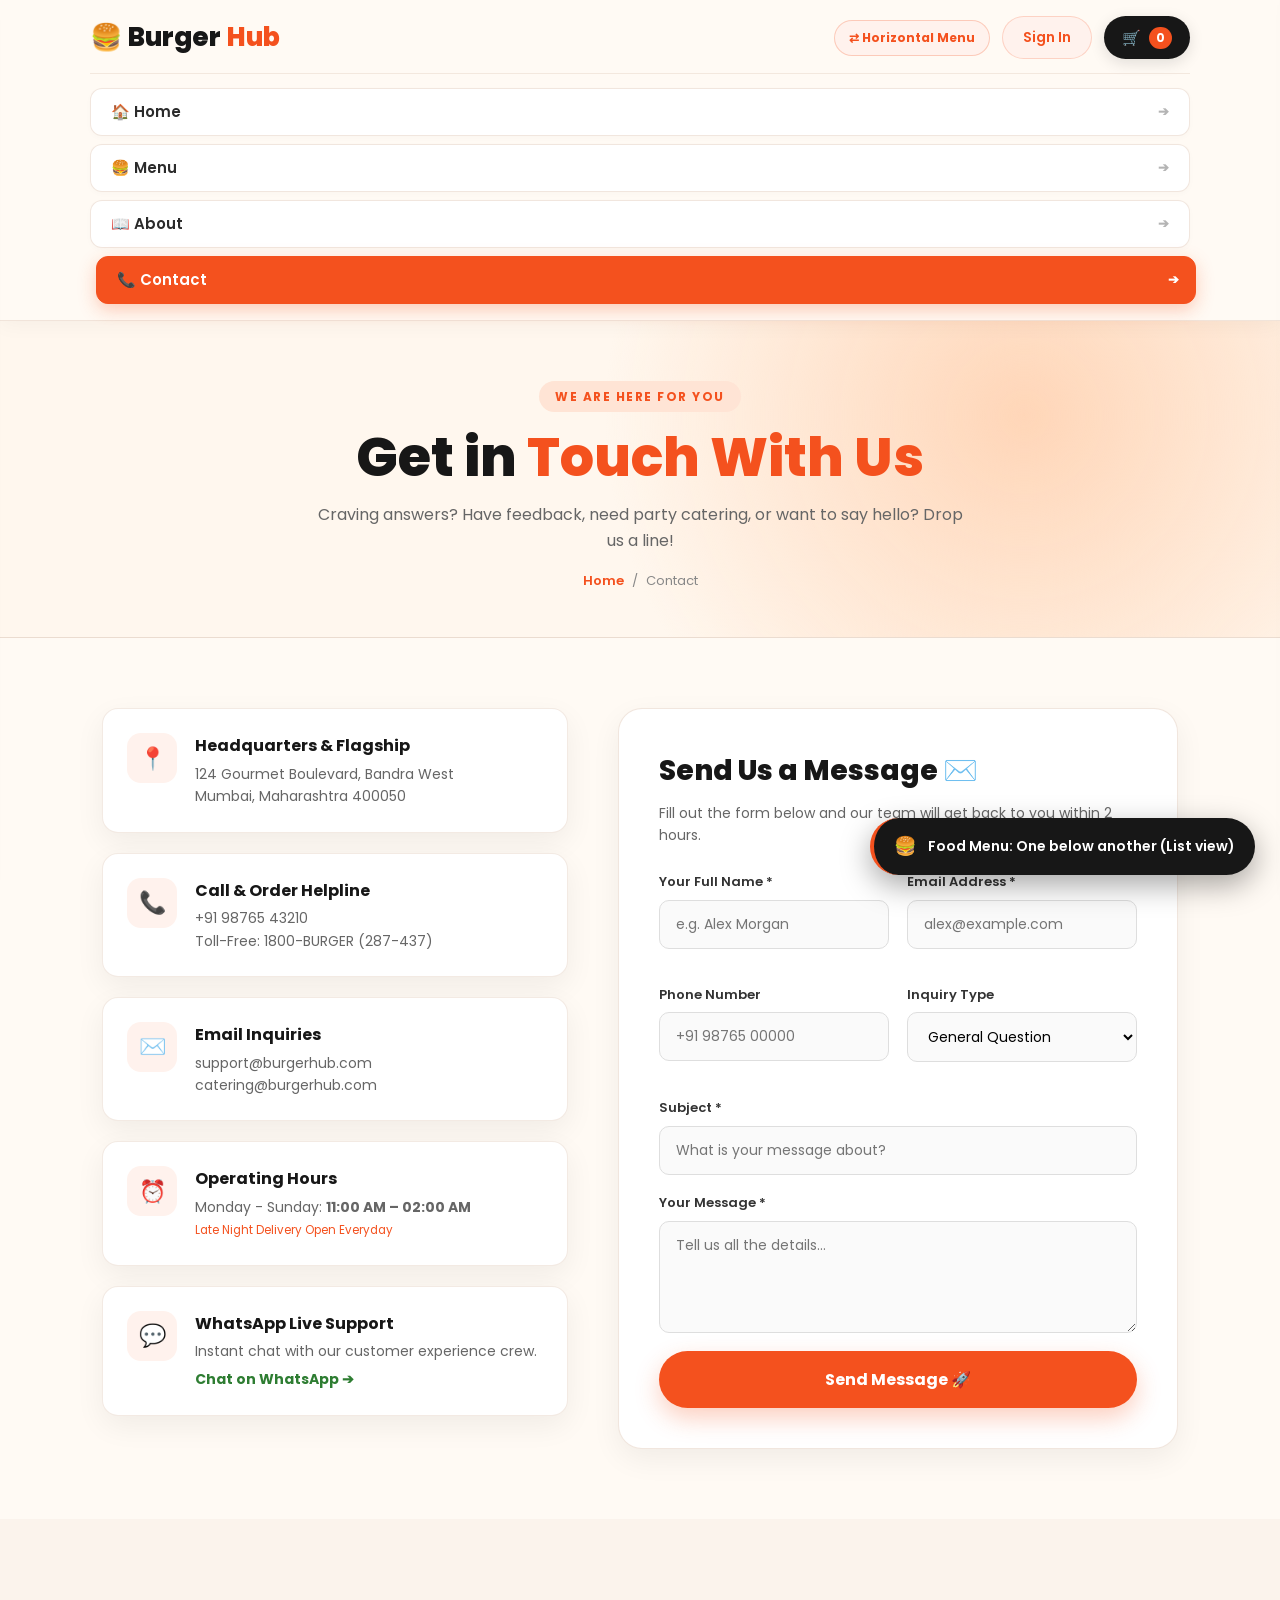
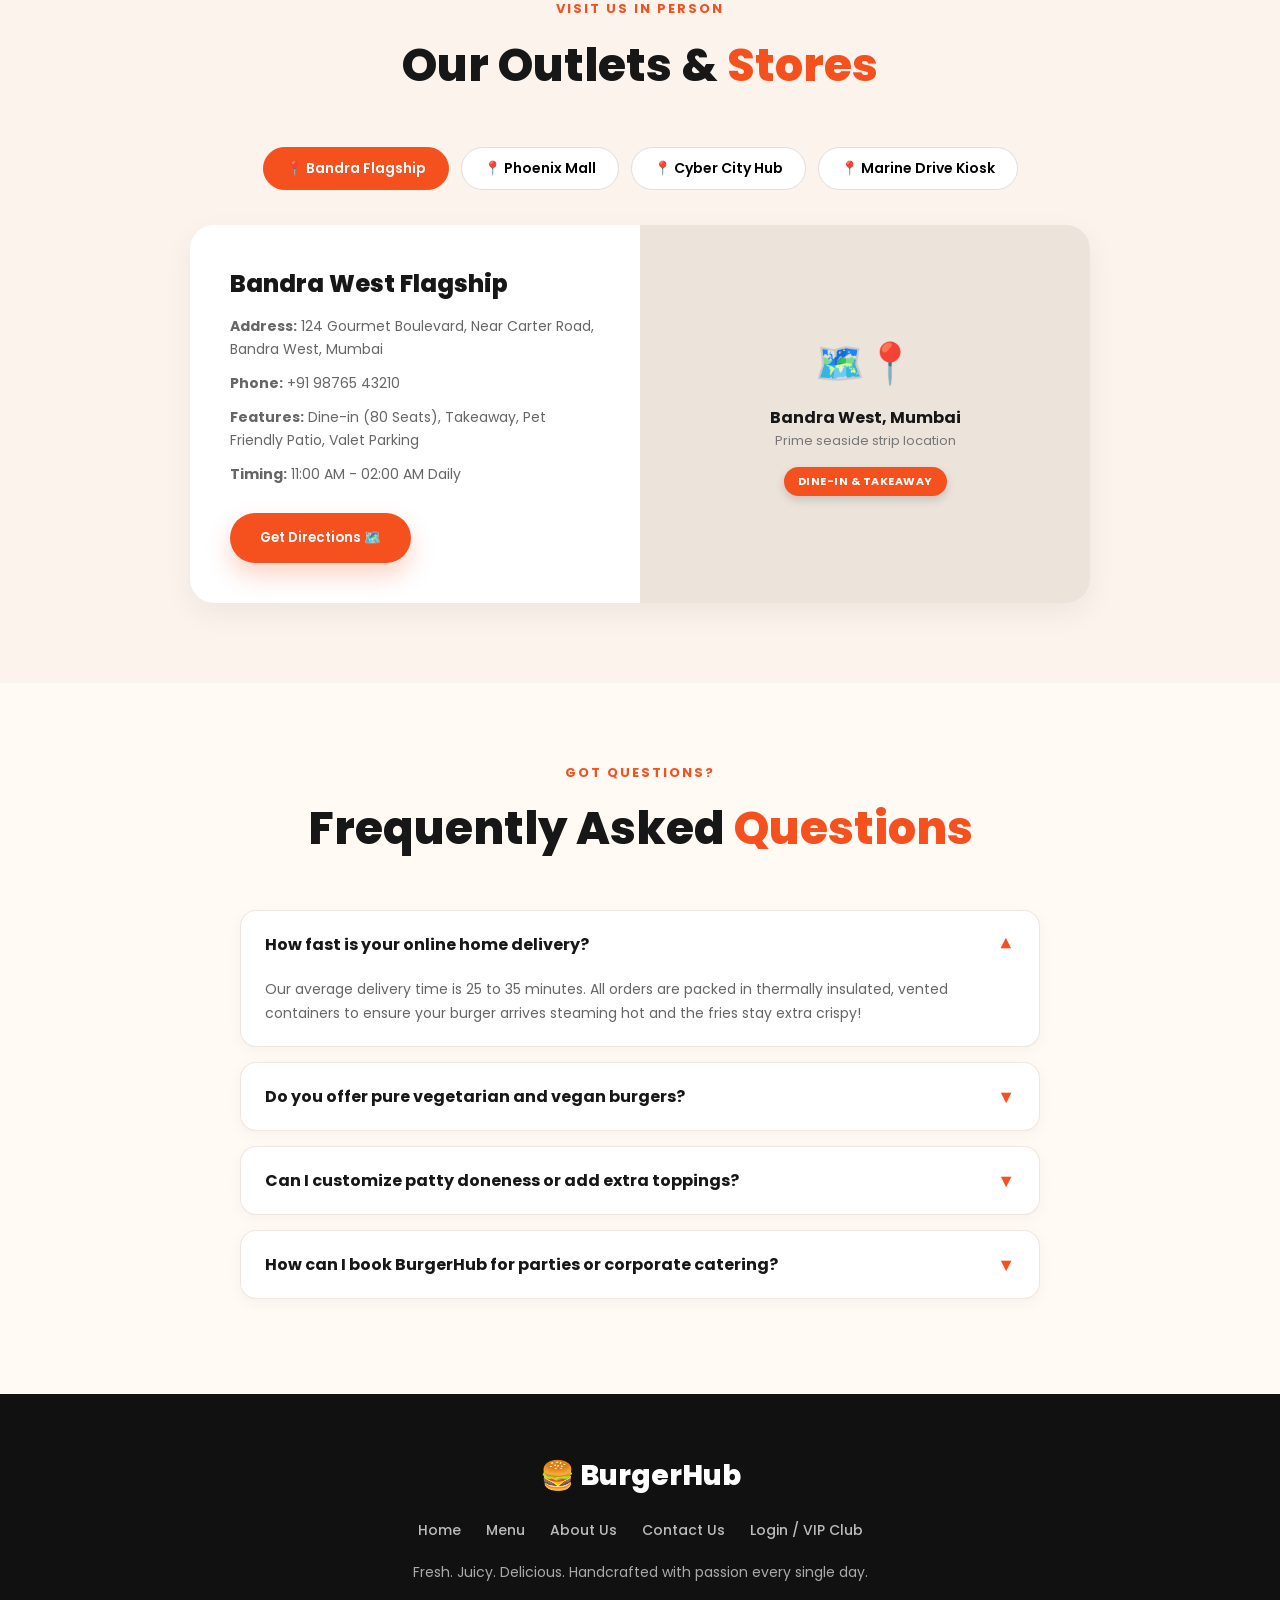
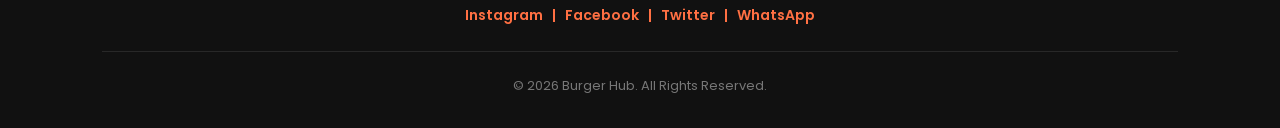
<file: contact.html>
<!DOCTYPE html>
<html lang="en">

<head>
    <meta charset="UTF-8">
    <meta name="viewport" content="width=device-width, initial-scale=1.0">
    <title>Burger Hub | Contact Us - Get in Touch & Find Outlets</title>
    <meta name="description" content="Get in touch with BurgerHub. Visit our outlets, submit feedback, place bulk catering orders, or talk to our customer support.">

    <link rel="stylesheet" href="style.css">

    <!-- Google Font -->
    <link href="https://fonts.googleapis.com/css2?family=Poppins:wght@300;400;500;600;700;800&display=swap" rel="stylesheet">
</head>

<body>

    <!-- NAVBAR -->
    <header class="navbar">
        <a href="index.html" class="logo">
            <span>🍔</span> Burger<span>Hub</span>
        </a>

        <nav>
            <a href="index.html"><span>🏠 Home</span></a>
            <a href="menu.html"><span>🍔 Menu</span></a>
            <a href="about.html"><span>📖 About</span></a>
            <a href="contact.html" class="active"><span>📞 Contact</span></a>
        </nav>

        <div class="nav-actions">
            <button class="menu-layout-toggle-btn" id="menu-layout-toggle-btn" onclick="toggleNavLayout()" title="Switch navigation layout (Vertical one below another / Horizontal)">
                ⇄ Horizontal
            </button>
            <a href="login.html" class="nav-login-btn" id="nav-auth-link">Sign In</a>
            <button class="cart-btn" onclick="showCart()" aria-label="Open Shopping Cart">
                🛒 <span id="cart-count">0</span>
            </button>
            <button class="menu-btn" onclick="toggleMenu()" aria-label="Toggle Menu">☰</button>
        </div>
    </header>

    <!-- PAGE HERO BANNER -->
    <section class="page-hero">
        <span class="page-hero-badge">WE ARE HERE FOR YOU</span>
        <h1>Get in <span>Touch With Us</span></h1>
        <p>Craving answers? Have feedback, need party catering, or want to say hello? Drop us a line!</p>
        <div class="breadcrumbs">
            <a href="index.html">Home</a> <span>/</span> <span>Contact</span>
        </div>
    </section>

    <!-- MAIN CONTACT SECTION -->
    <section class="contact-main-section">
        <div class="contact-layout">

            <!-- LEFT: CONTACT INFO CARDS -->
            <div class="contact-info-panel">
                <div class="contact-card">
                    <div class="contact-card-icon">📍</div>
                    <div class="contact-card-details">
                        <h4>Headquarters & Flagship</h4>
                        <p>124 Gourmet Boulevard, Bandra West<br>Mumbai, Maharashtra 400050</p>
                    </div>
                </div>

                <div class="contact-card">
                    <div class="contact-card-icon">📞</div>
                    <div class="contact-card-details">
                        <h4>Call & Order Helpline</h4>
                        <p>
                            <a href="tel:+919876543210">+91 98765 43210</a><br>
                            <a href="tel:1800287437">Toll-Free: 1800-BURGER (287-437)</a>
                        </p>
                    </div>
                </div>

                <div class="contact-card">
                    <div class="contact-card-icon">✉️</div>
                    <div class="contact-card-details">
                        <h4>Email Inquiries</h4>
                        <p>
                            <a href="mailto:support@burgerhub.com">support@burgerhub.com</a><br>
                            <a href="mailto:catering@burgerhub.com">catering@burgerhub.com</a>
                        </p>
                    </div>
                </div>

                <div class="contact-card">
                    <div class="contact-card-icon">⏰</div>
                    <div class="contact-card-details">
                        <h4>Operating Hours</h4>
                        <p>Monday - Sunday: <strong>11:00 AM – 02:00 AM</strong><br>
                        <small style="color: #f4511e;">Late Night Delivery Open Everyday</small></p>
                    </div>
                </div>

                <div class="contact-card">
                    <div class="contact-card-icon">💬</div>
                    <div class="contact-card-details">
                        <h4>WhatsApp Live Support</h4>
                        <p>Instant chat with our customer experience crew.</p>
                        <a href="https://wa.me/919876543210" target="_blank" style="color: #2e7d32; font-weight: 700; display: inline-flex; align-items: center; gap: 5px; margin-top: 5px;">
                            Chat on WhatsApp ➔
                        </a>
                    </div>
                </div>
            </div>

            <!-- RIGHT: CONTACT FORM -->
            <div class="contact-form-wrapper">
                <h2>Send Us a Message ✉️</h2>
                <p>Fill out the form below and our team will get back to you within 2 hours.</p>

                <form id="contact-page-form" onsubmit="handleContactSubmit(event)">
                    <div class="form-group-row">
                        <div class="form-group">
                            <label for="contact-name">Your Full Name *</label>
                            <input type="text" id="contact-name" placeholder="e.g. Alex Morgan" required>
                        </div>
                        <div class="form-group">
                            <label for="contact-email">Email Address *</label>
                            <input type="email" id="contact-email" placeholder="alex@example.com" required>
                        </div>
                    </div>

                    <div class="form-group-row">
                        <div class="form-group">
                            <label for="contact-phone">Phone Number</label>
                            <input type="tel" id="contact-phone" placeholder="+91 98765 00000">
                        </div>
                        <div class="form-group">
                            <label for="contact-inquiry">Inquiry Type</label>
                            <select id="contact-inquiry">
                                <option value="general">General Question</option>
                                <option value="feedback">Order Feedback & Review</option>
                                <option value="catering">Party Catering & Bulk Orders</option>
                                <option value="franchise">Franchise & Business Opportunity</option>
                            </select>
                        </div>
                    </div>

                    <div class="form-group">
                        <label for="contact-subject">Subject *</label>
                        <input type="text" id="contact-subject" placeholder="What is your message about?" required>
                    </div>

                    <div class="form-group">
                        <label for="contact-message">Your Message *</label>
                        <textarea id="contact-message" rows="4" placeholder="Tell us all the details..." required></textarea>
                    </div>

                    <button type="submit" class="form-submit-btn">
                        Send Message 🚀
                    </button>
                </form>
            </div>

        </div>
    </section>

    <!-- STORE LOCATIONS SECTION -->
    <section class="outlets-section">
        <div class="section-heading">
            <p>VISIT US IN PERSON</p>
            <h2>Our Outlets & <span>Stores</span></h2>
        </div>

        <div class="outlet-tabs">
            <button class="outlet-tab-btn active" onclick="switchLocationTab('bandra', this)">📍 Bandra Flagship</button>
            <button class="outlet-tab-btn" onclick="switchLocationTab('phoenix', this)">📍 Phoenix Mall</button>
            <button class="outlet-tab-btn" onclick="switchLocationTab('cyber', this)">📍 Cyber City Hub</button>
            <button class="outlet-tab-btn" onclick="switchLocationTab('marine', this)">📍 Marine Drive Kiosk</button>
        </div>

        <!-- OUTLET 1 -->
        <div class="outlet-info-card active" id="outlet-bandra">
            <div class="outlet-card-body">
                <h3>Bandra West Flagship</h3>
                <p><strong>Address:</strong> 124 Gourmet Boulevard, Near Carter Road, Bandra West, Mumbai</p>
                <p><strong>Phone:</strong> +91 98765 43210</p>
                <p><strong>Features:</strong> Dine-in (80 Seats), Takeaway, Pet Friendly Patio, Valet Parking</p>
                <p><strong>Timing:</strong> 11:00 AM - 02:00 AM Daily</p>
                <button class="primary-btn" style="margin-top: 15px;" onclick="showToast('Opening Google Maps navigation to Bandra Flagship...', '🗺️')">
                    Get Directions 🗺️
                </button>
            </div>
            <div class="outlet-card-map">
                <span style="font-size: 40px; margin-bottom: 10px;">🗺️📍</span>
                <h4>Bandra West, Mumbai</h4>
                <p style="color: #777; font-size: 13px;">Prime seaside strip location</p>
                <span class="tag" style="position: static; margin-top: 15px;">DINE-IN & TAKEAWAY</span>
            </div>
        </div>

        <!-- OUTLET 2 -->
        <div class="outlet-info-card" id="outlet-phoenix">
            <div class="outlet-card-body">
                <h3>Phoenix Marketcity Mall</h3>
                <p><strong>Address:</strong> Level 3, Food Court Wing A, Phoenix Marketcity, Kurla West</p>
                <p><strong>Phone:</strong> +91 98765 43211</p>
                <p><strong>Features:</strong> Mall Dine-in, Express Takeaway Counter, Kid Play Zone</p>
                <p><strong>Timing:</strong> 11:00 AM - 11:30 PM Daily</p>
                <button class="primary-btn" style="margin-top: 15px;" onclick="showToast('Opening Google Maps navigation to Phoenix Mall...', '🗺️')">
                    Get Directions 🗺️
                </button>
            </div>
            <div class="outlet-card-map">
                <span style="font-size: 40px; margin-bottom: 10px;">🛍️📍</span>
                <h4>Phoenix Mall, Kurla</h4>
                <p style="color: #777; font-size: 13px;">Level 3 Central Food Court</p>
                <span class="tag" style="position: static; margin-top: 15px;">EXPRESS FOOD COURT</span>
            </div>
        </div>

        <!-- OUTLET 3 -->
        <div class="outlet-info-card" id="outlet-cyber">
            <div class="outlet-card-body">
                <h3>Cyber City Tech Hub</h3>
                <p><strong>Address:</strong> Building 10, Tower B Ground Floor, DLF Cyber City</p>
                <p><strong>Phone:</strong> +91 98765 43212</p>
                <p><strong>Features:</strong> Quick Corporate Lunch, High-Speed WiFi, Outdoor Garden Seating</p>
                <p><strong>Timing:</strong> 10:00 AM - 01:00 AM (Mon - Sat)</p>
                <button class="primary-btn" style="margin-top: 15px;" onclick="showToast('Opening Google Maps navigation to Cyber City...', '🗺️')">
                    Get Directions 🗺️
                </button>
            </div>
            <div class="outlet-card-map">
                <span style="font-size: 40px; margin-bottom: 10px;">🏢📍</span>
                <h4>Cyber City Tech Hub</h4>
                <p style="color: #777; font-size: 13px;">Corporate Park Promenade</p>
                <span class="tag" style="position: static; margin-top: 15px;">CORPORATE LUNCH HUB</span>
            </div>
        </div>

        <!-- OUTLET 4 -->
        <div class="outlet-info-card" id="outlet-marine">
            <div class="outlet-card-body">
                <h3>Marine Drive Seaside Kiosk</h3>
                <p><strong>Address:</strong> Promenade Kiosk #4, Opposite Art Deco Row, Marine Drive</p>
                <p><strong>Phone:</strong> +91 98765 43213</p>
                <p><strong>Features:</strong> Grab-and-Go, Sunset Ocean View, Chilled Shakes & Loaded Fries</p>
                <p><strong>Timing:</strong> 04:00 PM - 03:00 AM Daily</p>
                <button class="primary-btn" style="margin-top: 15px;" onclick="showToast('Opening Google Maps navigation to Marine Drive...', '🗺️')">
                    Get Directions 🗺️
                </button>
            </div>
            <div class="outlet-card-map">
                <span style="font-size: 40px; margin-bottom: 10px;">🌊📍</span>
                <h4>Marine Drive Promenade</h4>
                <p style="color: #777; font-size: 13px;">Late-Night Grab & Go</p>
                <span class="tag" style="position: static; margin-top: 15px;">LATE NIGHT RETREAT</span>
            </div>
        </div>

    </section>

    <!-- FAQ SECTION -->
    <section class="faq-section">
        <div class="section-heading">
            <p>GOT QUESTIONS?</p>
            <h2>Frequently Asked <span>Questions</span></h2>
        </div>

        <div class="faq-container">
            <div class="faq-item active">
                <button class="faq-question" onclick="toggleFaq(this)">
                    <span>How fast is your online home delivery?</span>
                    <span class="faq-arrow">▼</span>
                </button>
                <div class="faq-answer">
                    Our average delivery time is 25 to 35 minutes. All orders are packed in thermally insulated, vented containers to ensure your burger arrives steaming hot and the fries stay extra crispy!
                </div>
            </div>

            <div class="faq-item">
                <button class="faq-question" onclick="toggleFaq(this)">
                    <span>Do you offer pure vegetarian and vegan burgers?</span>
                    <span class="faq-arrow">▼</span>
                </button>
                <div class="faq-answer">
                    Yes! We take vegetarian food very seriously with dedicated fryers and separate prep tables. Try our best-selling Cheesy Blast, Truffle Swiss Mushroom, or Fiery Peri Jalapeño burgers.
                </div>
            </div>

            <div class="faq-item">
                <button class="faq-question" onclick="toggleFaq(this)">
                    <span>Can I customize patty doneness or add extra toppings?</span>
                    <span class="faq-arrow">▼</span>
                </button>
                <div class="faq-answer">
                    Absolutely! You can customize any item with extra cheddar cheese, crispy bacon rashers, sautéed wild mushrooms, jalapeños, or double patties in your cart or order notes.
                </div>
            </div>

            <div class="faq-item">
                <button class="faq-question" onclick="toggleFaq(this)">
                    <span>How can I book BurgerHub for parties or corporate catering?</span>
                    <span class="faq-arrow">▼</span>
                </button>
                <div class="faq-answer">
                    We cater for birthdays, weddings, college fests, and office events with our live mini smash stations. Simply submit the contact form above with "Party Catering" selected or call our hotline!
                </div>
            </div>
        </div>
    </section>

    <!-- FOOTER -->
    <footer>
        <div class="footer-logo">
            🍔 Burger<span>Hub</span>
        </div>
        <div class="footer-nav">
            <a href="index.html">Home</a>
            <a href="menu.html">Menu</a>
            <a href="about.html">About Us</a>
            <a href="contact.html">Contact Us</a>
            <a href="login.html">Login / VIP Club</a>
        </div>
        <p>Fresh. Juicy. Delicious. Handcrafted with passion every single day.</p>
        <div class="social">
            <a href="https://instagram.com" target="_blank" rel="noopener noreferrer">Instagram</a> &nbsp; | &nbsp;
            <a href="https://facebook.com" target="_blank" rel="noopener noreferrer">Facebook</a> &nbsp; | &nbsp;
            <a href="https://twitter.com" target="_blank" rel="noopener noreferrer">Twitter</a> &nbsp; | &nbsp;
            <a href="https://wa.me/919876543210" target="_blank" rel="noopener noreferrer">WhatsApp</a>
        </div>
        <hr>
        <small>© 2026 Burger Hub. All Rights Reserved.</small>
    </footer>

    <!-- SLIDE-OVER CART DRAWER -->
    <div class="cart-overlay" id="cart-overlay"></div>
    <aside class="cart-drawer" id="cart-drawer" aria-label="Shopping Cart Drawer">
        <div class="cart-drawer-header">
            <h3>🛒 Your Bag</h3>
            <button class="cart-close-btn" onclick="closeCart()" aria-label="Close cart">✕</button>
        </div>

        <div class="cart-items-container" id="cart-items-container">
            <!-- Dynamically populated by script.js -->
        </div>

        <div class="cart-empty-state" id="cart-empty-state">
            <span>🍔</span>
            <h4>Your cart is empty</h4>
            <p>Explore our menu and add your favorite burgers!</p>
            <br>
            <a href="menu.html" class="primary-btn" onclick="closeCart()">Browse Menu</a>
        </div>

        <div class="cart-drawer-footer">
            <div class="coupon-box">
                <input type="text" id="coupon-input" placeholder="Coupon Code (e.g. BURGER20)">
                <button type="button" onclick="applyCoupon()">Apply</button>
            </div>

            <div class="bill-row">
                <span>Subtotal</span>
                <span id="cart-subtotal">₹0</span>
            </div>
            <div class="bill-row">
                <span>GST & Taxes (5%)</span>
                <span id="cart-tax">₹0</span>
            </div>
            <div class="bill-row">
                <span>Delivery Fee</span>
                <span id="cart-delivery">₹0</span>
            </div>
            <div class="bill-row discount-row" id="cart-discount-row" style="display: none;">
                <span>Coupon Discount</span>
                <span id="cart-discount">-₹0</span>
            </div>
            <div class="bill-total-row">
                <strong>Grand Total</strong>
                <strong id="cart-total">₹0</strong>
            </div>

            <button class="checkout-btn" id="cart-checkout-btn" onclick="handleCheckout()">
                Proceed to Checkout 🚀
            </button>
        </div>
    </aside>

    <!-- MOBILE DRAWER -->
    <div class="mobile-drawer-overlay" id="mobile-drawer-overlay"></div>
    <div class="mobile-drawer" id="mobile-drawer">
        <div class="mobile-drawer-header">
            <div class="logo">
                <span>🍔</span> Burger<span>Hub</span>
            </div>
            <button class="cart-close-btn" onclick="closeMenu()">✕</button>
        </div>
        <div class="mobile-nav-links">
            <a href="index.html" onclick="closeMenu()">Home <span>🏠</span></a>
            <a href="menu.html" onclick="closeMenu()">Menu <span>🍔</span></a>
            <a href="about.html" onclick="closeMenu()">About Us <span>📖</span></a>
            <a href="contact.html" class="active" onclick="closeMenu()">Contact <span>📞</span></a>
            <a href="login.html" onclick="closeMenu()">Sign In / VIP <span>👤</span></a>
        </div>
        <div style="margin-top: auto; padding-top: 20px;">
            <button class="primary-btn" style="width: 100%; text-align: center;" onclick="closeMenu(); showCart();">
                View Cart 🛒
            </button>
        </div>
    </div>

    <!-- ORDER CONFIRMATION MODAL -->
    <div class="modal-backdrop" id="order-success-modal">
        <div class="modal-box">
            <button class="modal-close-corner" onclick="closeOrderModal()">✕</button>
            <div class="modal-icon-badge">🎉</div>
            <h3>Order Confirmed!</h3>
            <p>Thank you for your order. Our grill masters have received your ticket and are preparing your juicy burgers now!</p>
            <div class="modal-info-pill">
                <span>Order ID: <strong id="order-num-display">#829140</strong></span>
                <span>Total Paid: <strong id="order-amount-display">₹349</strong></span>
            </div>
            <p style="font-size: 13px; color: #888;">Estimated Delivery Time: <strong>25 - 35 mins</strong> 🛵</p>
            <button class="primary-btn" style="width: 100%;" onclick="closeOrderModal()">Awesome, Got it!</button>
        </div>
    </div>

    <script src="script.js"></script>
</body>

</html>
</file>
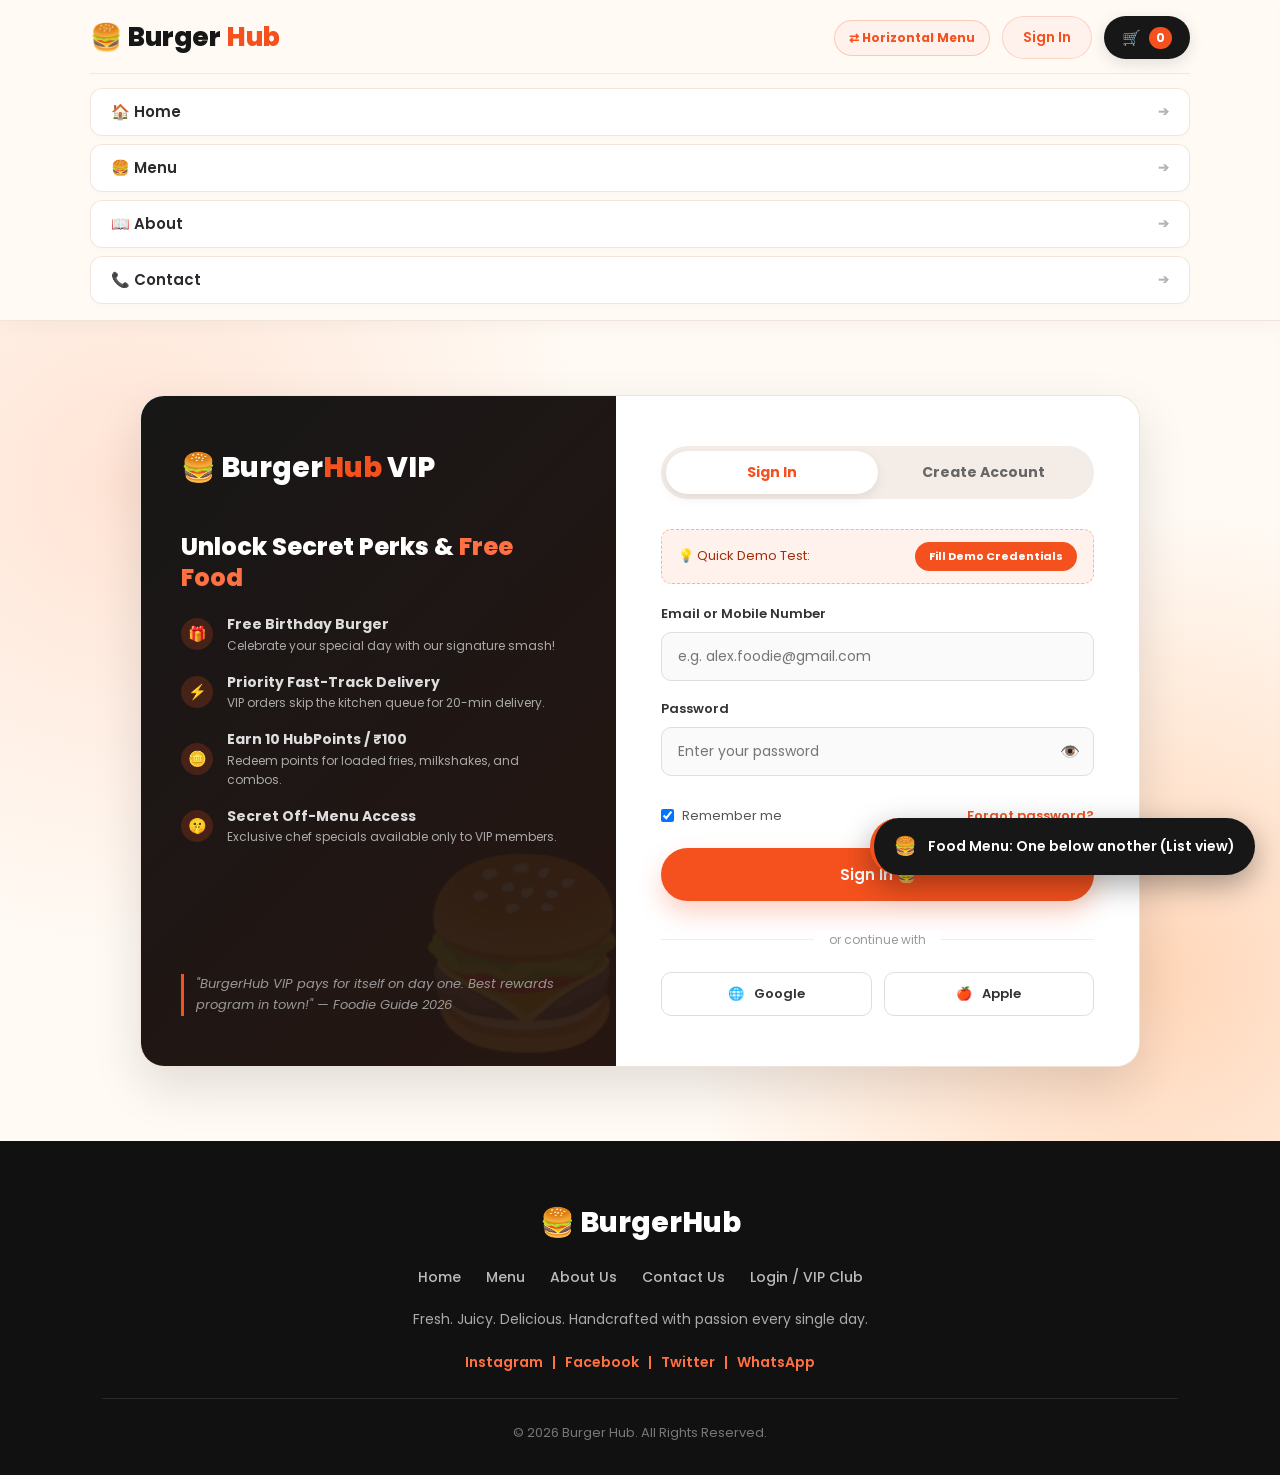
<file: login.html>
<!DOCTYPE html>
<html lang="en">

<head>
    <meta charset="UTF-8">
    <meta name="viewport" content="width=device-width, initial-scale=1.0">
    <title>Burger Hub | Login & Sign Up - VIP Club Perks</title>
    <meta name="description" content="Sign in or join BurgerHub VIP Club. Earn points on every order, unlock secret menu items, and get a free birthday burger!">

    <link rel="stylesheet" href="style.css">

    <!-- Google Font -->
    <link href="https://fonts.googleapis.com/css2?family=Poppins:wght@300;400;500;600;700;800&display=swap" rel="stylesheet">
</head>

<body>

    <!-- NAVBAR -->
    <header class="navbar">
        <a href="index.html" class="logo">
            <span>🍔</span> Burger<span>Hub</span>
        </a>

        <nav>
            <a href="index.html"><span>🏠 Home</span></a>
            <a href="menu.html"><span>🍔 Menu</span></a>
            <a href="about.html"><span>📖 About</span></a>
            <a href="contact.html"><span>📞 Contact</span></a>
        </nav>

        <div class="nav-actions">
            <button class="menu-layout-toggle-btn" id="menu-layout-toggle-btn" onclick="toggleNavLayout()" title="Switch navigation layout (Vertical one below another / Horizontal)">
                ⇄ Horizontal
            </button>
            <a href="login.html" class="nav-login-btn user-logged-in" id="nav-auth-link">Sign In</a>
            <button class="cart-btn" onclick="showCart()" aria-label="Open Shopping Cart">
                🛒 <span id="cart-count">0</span>
            </button>
            <button class="menu-btn" onclick="toggleMenu()" aria-label="Toggle Menu">☰</button>
        </div>
    </header>

    <!-- AUTH SECTION WRAPPER -->
    <section class="auth-page-section">
        <div class="auth-container">

            <!-- LEFT: VIP CLUB PERKS BRANDING -->
            <div class="auth-brand-panel">
                <div>
                    <div class="auth-brand-logo">
                        <span>🍔</span> Burger<span>Hub</span> VIP
                    </div>

                    <div class="auth-perks">
                        <h3>Unlock Secret Perks & <span>Free Food</span></h3>

                        <div class="perk-item">
                            <span>🎁</span>
                            <div>
                                <strong>Free Birthday Burger</strong>
                                <p style="font-size: 12px; color: #aaa;">Celebrate your special day with our signature smash!</p>
                            </div>
                        </div>

                        <div class="perk-item">
                            <span>⚡</span>
                            <div>
                                <strong>Priority Fast-Track Delivery</strong>
                                <p style="font-size: 12px; color: #aaa;">VIP orders skip the kitchen queue for 20-min delivery.</p>
                            </div>
                        </div>

                        <div class="perk-item">
                            <span>🪙</span>
                            <div>
                                <strong>Earn 10 HubPoints / ₹100</strong>
                                <p style="font-size: 12px; color: #aaa;">Redeem points for loaded fries, milkshakes, and combos.</p>
                            </div>
                        </div>

                        <div class="perk-item">
                            <span>🤫</span>
                            <div>
                                <strong>Secret Off-Menu Access</strong>
                                <p style="font-size: 12px; color: #aaa;">Exclusive chef specials available only to VIP members.</p>
                            </div>
                        </div>
                    </div>
                </div>

                <div class="auth-brand-quote">
                    "BurgerHub VIP pays for itself on day one. Best rewards program in town!" — Foodie Guide 2026
                </div>
            </div>

            <!-- RIGHT: AUTH FORMS & DASHBOARD -->
            <div class="auth-form-panel">

                <!-- 1. AUTH FORMS (SHOWN WHEN LOGGED OUT) -->
                <div id="auth-forms-wrapper">
                    <!-- TABS -->
                    <div class="auth-tabs">
                        <button class="auth-tab-btn active" id="tab-btn-login" onclick="switchAuthTab('login')">
                            Sign In
                        </button>
                        <button class="auth-tab-btn" id="tab-btn-register" onclick="switchAuthTab('register')">
                            Create Account
                        </button>
                    </div>

                    <!-- QUICK DEMO LOGIN HELPER -->
                    <div class="demo-account-hint">
                        <span>💡 Quick Demo Test:</span>
                        <button type="button" class="demo-fill-btn" onclick="fillDemoLogin()">Fill Demo Credentials</button>
                    </div>

                    <!-- LOGIN FORM -->
                    <form class="auth-form" id="form-login" onsubmit="handleLoginSubmit(event)">
                        <div class="auth-field">
                            <label for="login-email">Email or Mobile Number</label>
                            <div class="auth-input-group">
                                <input type="email" id="login-email" placeholder="e.g. alex.foodie@gmail.com" required>
                            </div>
                        </div>

                        <div class="auth-field">
                            <label for="login-password">Password</label>
                            <div class="auth-input-group">
                                <input type="password" id="login-password" placeholder="Enter your password" required>
                                <button type="button" class="password-toggle-btn" onclick="togglePasswordVisibility('login-password', this)">👁️</button>
                            </div>
                        </div>

                        <div class="auth-options">
                            <label class="auth-checkbox">
                                <input type="checkbox" checked>
                                <span>Remember me</span>
                            </label>
                            <a href="javascript:void(0)" class="forgot-link" onclick="openForgotModal()">Forgot password?</a>
                        </div>

                        <button type="submit" class="primary-btn" style="width: 100%; border: none; font-size: 15px;">
                            Sign In 🍔
                        </button>

                        <div class="social-divider">
                            <span>or continue with</span>
                        </div>

                        <div class="social-login-grid">
                            <button type="button" class="social-btn" onclick="showToast('Signing in with Google...', '🌐'); fillDemoLogin(); handleLoginSubmit();">
                                <span>🌐</span> Google
                            </button>
                            <button type="button" class="social-btn" onclick="showToast('Signing in with Apple...', '🍎'); fillDemoLogin(); handleLoginSubmit();">
                                <span>🍎</span> Apple
                            </button>
                        </div>
                    </form>

                    <!-- REGISTER FORM -->
                    <form class="auth-form" id="form-register" style="display: none;" onsubmit="handleRegisterSubmit(event)">
                        <div class="auth-field">
                            <label for="reg-name">Full Name *</label>
                            <div class="auth-input-group">
                                <input type="text" id="reg-name" placeholder="e.g. Maya Patel" required>
                            </div>
                        </div>

                        <div class="auth-field">
                            <label for="reg-email">Email Address *</label>
                            <div class="auth-input-group">
                                <input type="email" id="reg-email" placeholder="e.g. maya@example.com" required>
                            </div>
                        </div>

                        <div class="auth-field">
                            <label for="reg-phone">Phone Number *</label>
                            <div class="auth-input-group">
                                <input type="tel" id="reg-phone" placeholder="+91 98765 43210" required>
                            </div>
                        </div>

                        <div class="auth-field">
                            <label for="reg-password">Create Password *</label>
                            <div class="auth-input-group">
                                <input type="password" id="reg-password" placeholder="At least 6 characters" required>
                                <button type="button" class="password-toggle-btn" onclick="togglePasswordVisibility('reg-password', this)">👁️</button>
                            </div>
                        </div>

                        <div class="auth-field">
                            <label for="reg-confirm">Confirm Password *</label>
                            <div class="auth-input-group">
                                <input type="password" id="reg-confirm" placeholder="Re-enter password" required>
                            </div>
                        </div>

                        <div class="auth-options">
                            <label class="auth-checkbox">
                                <input type="checkbox" required checked>
                                <span>I agree to BurgerHub's Terms & Privacy Policy</span>
                            </label>
                        </div>

                        <button type="submit" class="primary-btn" style="width: 100%; border: none; font-size: 15px;">
                            Join & Claim 100 Points 🎉
                        </button>
                    </form>
                </div>

                <!-- 2. LOGGED IN DASHBOARD (SHOWN WHEN USER LOGGED IN) -->
                <div class="user-dashboard-wrapper" id="user-dashboard-wrapper">
                    <div class="user-profile-header">
                        <div class="user-avatar-circle">👤</div>
                        <div>
                            <h3 id="dashboard-user-name">Alex Morgan</h3>
                            <span id="dashboard-user-email" style="color: #777; font-size: 13px;">alex.foodie@gmail.com</span>
                            <br>
                            <span class="user-tier-badge" id="dashboard-user-tier">⭐ Gold VIP Member</span>
                        </div>
                    </div>

                    <div class="user-stats-grid">
                        <div class="user-stat-card">
                            <strong id="dashboard-user-points">480 HubPoints</strong>
                            <span>Reward Balance</span>
                        </div>
                        <div class="user-stat-card">
                            <strong>2 Free Burgers</strong>
                            <span>Ready to Redeem</span>
                        </div>
                    </div>

                    <div class="recent-orders-list">
                        <h4>Recent Orders</h4>
                        <div class="mock-order-item">
                            <div>
                                <strong>#BH-948201</strong><br>
                                <span style="color: #777;">Classic Crunch + Golden Fries</span>
                            </div>
                            <span style="font-weight: 700; color: var(--primary);">₹248 • Delivered</span>
                        </div>
                        <div class="mock-order-item">
                            <div>
                                <strong>#BH-839104</strong><br>
                                <span style="color: #777;">Ultimate Feast Combo</span>
                            </div>
                            <span style="font-weight: 700; color: var(--primary);">₹349 • Delivered</span>
                        </div>
                    </div>

                    <div style="display: flex; gap: 12px; margin-top: 25px;">
                        <a href="menu.html" class="primary-btn" style="flex: 1; text-align: center;">Order More 🍔</a>
                        <button type="button" class="logout-btn" style="flex: 1; margin: 0;" onclick="logoutUser()">Sign Out 🚪</button>
                    </div>
                </div>

            </div>

        </div>
    </section>

    <!-- FOOTER -->
    <footer>
        <div class="footer-logo">
            🍔 Burger<span>Hub</span>
        </div>
        <div class="footer-nav">
            <a href="index.html">Home</a>
            <a href="menu.html">Menu</a>
            <a href="about.html">About Us</a>
            <a href="contact.html">Contact Us</a>
            <a href="login.html">Login / VIP Club</a>
        </div>
        <p>Fresh. Juicy. Delicious. Handcrafted with passion every single day.</p>
        <div class="social">
            Instagram &nbsp; | &nbsp; Facebook &nbsp; | &nbsp; Twitter &nbsp; | &nbsp; WhatsApp
        </div>
        <hr>
        <small>© 2026 Burger Hub. All Rights Reserved.</small>
    </footer>

    <!-- FORGOT PASSWORD MODAL -->
    <div class="modal-backdrop" id="forgot-password-modal">
        <div class="modal-box">
            <button class="modal-close-corner" onclick="closeForgotModal()">✕</button>
            <div class="modal-icon-badge">🔑</div>
            <h3>Reset Password</h3>
            <p>Enter the email address registered with your account and we will send you a secure password reset link.</p>
            <form onsubmit="handleForgotSubmit(event)">
                <div class="form-group" style="text-align: left; margin-bottom: 20px;">
                    <label for="forgot-email">Account Email</label>
                    <input type="email" id="forgot-email" placeholder="Enter your email" required style="width: 100%; padding: 12px; border: 1.5px solid #ddd; border-radius: 8px;">
                </div>
                <button type="submit" class="primary-btn" style="width: 100%; border: none;">Send Reset Link 📩</button>
            </form>
        </div>
    </div>

    <!-- SLIDE-OVER CART DRAWER -->
    <div class="cart-overlay" id="cart-overlay"></div>
    <aside class="cart-drawer" id="cart-drawer" aria-label="Shopping Cart Drawer">
        <div class="cart-drawer-header">
            <h3>🛒 Your Bag</h3>
            <button class="cart-close-btn" onclick="closeCart()" aria-label="Close cart">✕</button>
        </div>

        <div class="cart-items-container" id="cart-items-container">
            <!-- Dynamically populated by script.js -->
        </div>

        <div class="cart-empty-state" id="cart-empty-state">
            <span>🍔</span>
            <h4>Your cart is empty</h4>
            <p>Explore our menu and add your favorite burgers!</p>
            <br>
            <a href="menu.html" class="primary-btn" onclick="closeCart()">Browse Menu</a>
        </div>

        <div class="cart-drawer-footer">
            <div class="coupon-box">
                <input type="text" id="coupon-input" placeholder="Coupon Code (e.g. BURGER20)">
                <button type="button" onclick="applyCoupon()">Apply</button>
            </div>

            <div class="bill-row">
                <span>Subtotal</span>
                <span id="cart-subtotal">₹0</span>
            </div>
            <div class="bill-row">
                <span>GST & Taxes (5%)</span>
                <span id="cart-tax">₹0</span>
            </div>
            <div class="bill-row">
                <span>Delivery Fee</span>
                <span id="cart-delivery">₹0</span>
            </div>
            <div class="bill-row discount-row" id="cart-discount-row" style="display: none;">
                <span>Coupon Discount</span>
                <span id="cart-discount">-₹0</span>
            </div>
            <div class="bill-total-row">
                <strong>Grand Total</strong>
                <strong id="cart-total">₹0</strong>
            </div>

            <button class="checkout-btn" id="cart-checkout-btn" onclick="handleCheckout()">
                Proceed to Checkout 🚀
            </button>
        </div>
    </aside>

    <!-- MOBILE DRAWER -->
    <div class="mobile-drawer-overlay" id="mobile-drawer-overlay"></div>
    <div class="mobile-drawer" id="mobile-drawer">
        <div class="mobile-drawer-header">
            <div class="logo">
                <span>🍔</span> Burger<span>Hub</span>
            </div>
            <button class="cart-close-btn" onclick="closeMenu()">✕</button>
        </div>
        <div class="mobile-nav-links">
            <a href="index.html" onclick="closeMenu()">Home <span>🏠</span></a>
            <a href="menu.html" onclick="closeMenu()">Menu <span>🍔</span></a>
            <a href="about.html" onclick="closeMenu()">About Us <span>📖</span></a>
            <a href="contact.html" onclick="closeMenu()">Contact <span>📞</span></a>
            <a href="login.html" class="active" onclick="closeMenu()">Sign In / VIP <span>👤</span></a>
        </div>
        <div style="margin-top: auto; padding-top: 20px;">
            <button class="primary-btn" style="width: 100%; text-align: center;" onclick="closeMenu(); showCart();">
                View Cart 🛒
            </button>
        </div>
    </div>

    <!-- ORDER CONFIRMATION MODAL -->
    <div class="modal-backdrop" id="order-success-modal">
        <div class="modal-box">
            <button class="modal-close-corner" onclick="closeOrderModal()">✕</button>
            <div class="modal-icon-badge">🎉</div>
            <h3>Order Confirmed!</h3>
            <p>Thank you for your order. Our grill masters have received your ticket and are preparing your juicy burgers now!</p>
            <div class="modal-info-pill">
                <span>Order ID: <strong id="order-num-display">#829140</strong></span>
                <span>Total Paid: <strong id="order-amount-display">₹349</strong></span>
            </div>
            <p style="font-size: 13px; color: #888;">Estimated Delivery Time: <strong>25 - 35 mins</strong> 🛵</p>
            <button class="primary-btn" style="width: 100%;" onclick="closeOrderModal()">Awesome, Got it!</button>
        </div>
    </div>

    <script src="script.js"></script>
</body>

</html>
</file>
<file: style.css>
/* ==========================================================================
   BURGERHUB - MODERN DESIGN SYSTEM & STYLESHEET
   Supports: Home, Menu, About, Contact, Login, Cart Drawer, Mobile Nav & Modals
   ========================================================================== */

:root {
    --primary: #f4511e;
    --primary-hover: #d83d0c;
    --primary-glow: rgba(244, 81, 30, 0.28);
    --primary-light: #fff2ed;
    --secondary: #ff7043;
    --dark: #141414;
    --dark-surface: #1e1e1e;
    --text-dark: #171717;
    --text-muted: #666666;
    --text-light: #999999;
    --bg-warm: #fffaf4;
    --bg-cream: #fff7ee;
    --bg-card: #ffffff;
    --border-light: #ebdcd0;
    --border-subtle: #f0f0f0;
    --gold: #ffad00;
    --green-veg: #2e7d32;
    --red-nonveg: #c62828;
    --shadow-soft: 0 10px 30px rgba(0, 0, 0, 0.06);
    --shadow-hover: 0 18px 45px rgba(244, 81, 30, 0.16);
    --radius-sm: 8px;
    --radius-md: 16px;
    --radius-lg: 24px;
    --radius-full: 9999px;
    --transition: all 0.3s cubic-bezier(0.25, 0.8, 0.25, 1);
}

* {
    margin: 0;
    padding: 0;
    box-sizing: border-box;
}

html {
    scroll-behavior: smooth;
}

body {
    font-family: "Poppins", -apple-system, BlinkMacSystemFont, "Segoe UI", Roboto, sans-serif;
    background: var(--bg-warm);
    color: var(--text-dark);
    line-height: 1.6;
    overflow-x: hidden;
}

img {
    max-width: 100%;
    display: block;
}

a {
    text-decoration: none;
    color: inherit;
    transition: var(--transition);
}

button {
    font-family: inherit;
}


/* ==========================================================================
   NAVIGATION BAR (UNIVERSAL)
   ========================================================================== */

.navbar {
    min-height: 80px;
    height: auto;
    padding: 16px 7%;
    display: flex;
    flex-wrap: wrap;
    align-items: center;
    justify-content: space-between;
    background: rgba(255, 250, 244, 0.96);
    backdrop-filter: blur(12px);
    -webkit-backdrop-filter: blur(12px);
    position: sticky;
    top: 0;
    z-index: 1000;
    border-bottom: 1px solid rgba(235, 220, 208, 0.7);
    box-shadow: 0 4px 20px rgba(0, 0, 0, 0.04);
    transition: var(--transition);
}

.logo {
    order: 1;
    font-size: 26px;
    font-weight: 800;
    display: flex;
    align-items: center;
    gap: 6px;
    cursor: pointer;
    user-select: none;
}

.logo span:last-child {
    color: var(--primary);
}

/* ==========================================================================
   NAVIGATION MENU - ONE BELOW ANOTHER (VERTICAL STACK)
   ========================================================================== */
.navbar nav {
    order: 3;
    width: 100%;
    display: flex;
    flex-direction: column; /* Stacks menu links one below another */
    gap: 8px;
    margin-top: 14px;
    padding-top: 14px;
    border-top: 1px solid rgba(235, 220, 208, 0.6);
    animation: fadeInNav 0.3s ease;
}

@keyframes fadeInNav {
    from {
        opacity: 0;
        transform: translateY(-6px);
    }
    to {
        opacity: 1;
        transform: translateY(0);
    }
}

.navbar nav a {
    color: #2b2b2b;
    text-decoration: none;
    font-size: 15px;
    font-weight: 600;
    position: relative;
    padding: 11px 20px;
    background: #ffffff;
    border: 1px solid rgba(235, 220, 208, 0.7);
    border-radius: 12px;
    display: flex;
    align-items: center;
    justify-content: space-between;
    box-shadow: 0 2px 6px rgba(0, 0, 0, 0.02);
    transition: var(--transition);
}

.navbar nav a::after {
    content: "➔";
    font-size: 13px;
    opacity: 0.35;
    transition: transform 0.25s ease, opacity 0.25s ease;
}

.navbar nav a:hover,
.navbar nav a.active {
    color: #ffffff;
    background: var(--primary);
    border-color: var(--primary);
    transform: translateX(6px);
    box-shadow: 0 6px 18px var(--primary-glow);
}

.navbar nav a:hover::after,
.navbar nav a.active::after {
    opacity: 1;
    transform: translateX(4px);
    color: #ffffff;
}

/* OPTIONAL: Horizontal Menu Mode */
.navbar.horizontal-menu {
    height: 80px;
    min-height: 80px;
    padding: 0 7%;
    flex-wrap: nowrap;
}

.navbar.horizontal-menu .logo {
    order: 0;
}

.navbar.horizontal-menu .nav-actions {
    order: 0;
}

.navbar.horizontal-menu nav {
    order: 0;
    width: auto;
    display: flex;
    flex-direction: row;
    align-items: center;
    gap: 32px;
    margin-top: 0;
    padding-top: 0;
    border-top: none;
    animation: none;
}

.navbar.horizontal-menu nav a {
    color: #333;
    padding: 6px 0;
    background: transparent;
    border: none;
    border-radius: 0;
    box-shadow: none;
    transform: none;
}

.navbar.horizontal-menu nav a::after {
    content: "";
    position: absolute;
    width: 0;
    height: 3px;
    left: 0;
    bottom: -4px;
    background: var(--primary);
    border-radius: 2px;
    opacity: 1;
    transition: 0.3s ease;
}

.navbar.horizontal-menu nav a:hover,
.navbar.horizontal-menu nav a.active {
    color: var(--primary);
    background: transparent;
    transform: none;
    box-shadow: none;
}

.navbar.horizontal-menu nav a:hover::after,
.navbar.horizontal-menu nav a.active::after {
    width: 100%;
}

.nav-actions {
    order: 2;
    display: flex;
    align-items: center;
    gap: 12px;
}

.menu-layout-toggle-btn {
    display: inline-flex;
    align-items: center;
    gap: 6px;
    padding: 8px 14px;
    border-radius: var(--radius-full);
    font-size: 12px;
    font-weight: 700;
    color: var(--primary);
    background: var(--primary-light);
    border: 1.5px solid rgba(244, 81, 30, 0.25);
    cursor: pointer;
    transition: var(--transition);
}

.menu-layout-toggle-btn:hover {
    background: var(--primary);
    color: #ffffff;
    border-color: var(--primary);
    transform: translateY(-2px);
    box-shadow: 0 4px 12px var(--primary-glow);
}

.nav-login-btn {
    display: inline-flex;
    align-items: center;
    gap: 6px;
    padding: 9px 20px;
    border-radius: var(--radius-full);
    font-size: 14px;
    font-weight: 600;
    color: var(--primary);
    background: var(--primary-light);
    border: 1.5px solid rgba(244, 81, 30, 0.2);
    cursor: pointer;
    transition: var(--transition);
}

.nav-login-btn:hover {
    background: var(--primary);
    color: white;
    border-color: var(--primary);
    transform: translateY(-2px);
    box-shadow: 0 6px 16px var(--primary-glow);
}

.nav-login-btn.user-logged-in {
    background: #171717;
    color: #fff;
    border-color: #171717;
}

.nav-login-btn.user-logged-in:hover {
    background: var(--primary);
    border-color: var(--primary);
}

.cart-btn {
    border: none;
    background: #171717;
    color: white;
    padding: 10px 18px;
    border-radius: 30px;
    cursor: pointer;
    font-size: 15px;
    font-weight: 600;
    display: flex;
    align-items: center;
    gap: 8px;
    transition: var(--transition);
    box-shadow: 0 4px 15px rgba(0, 0, 0, 0.12);
}

.cart-btn:hover {
    background: var(--primary);
    transform: translateY(-2px);
    box-shadow: 0 6px 20px var(--primary-glow);
}

.cart-btn span,
.cart-count-badge {
    background: var(--primary);
    color: white;
    padding: 2px 7px;
    border-radius: 20px;
    font-size: 12px;
    font-weight: 700;
    min-width: 20px;
    text-align: center;
}

.cart-btn:hover span {
    background: #171717;
}

.menu-btn {
    display: none;
    border: none;
    background: transparent;
    font-size: 26px;
    cursor: pointer;
    color: #171717;
    padding: 4px;
}


/* ==========================================================================
   PAGE HERO BANNER (FOR SECONDARY PAGES)
   ========================================================================== */

.page-hero {
    background: radial-gradient(circle at 80% 30%, #ffd6b8, transparent 40%), var(--bg-cream);
    padding: 60px 7% 45px;
    text-align: center;
    position: relative;
    border-bottom: 1px solid var(--border-light);
}

.page-hero-badge {
    display: inline-block;
    padding: 6px 16px;
    border-radius: var(--radius-full);
    background: #ffe4d5;
    color: var(--primary);
    font-size: 12px;
    font-weight: 700;
    letter-spacing: 1.5px;
    margin-bottom: 14px;
    text-transform: uppercase;
}

.page-hero h1 {
    font-size: clamp(34px, 4.5vw, 54px);
    font-weight: 800;
    line-height: 1.15;
    margin-bottom: 14px;
}

.page-hero h1 span {
    color: var(--primary);
}

.page-hero p {
    color: var(--text-muted);
    font-size: 16px;
    max-width: 650px;
    margin: 0 auto;
}

.breadcrumbs {
    margin-top: 18px;
    font-size: 13px;
    color: #888;
    display: flex;
    justify-content: center;
    align-items: center;
    gap: 8px;
}

.breadcrumbs a {
    color: var(--primary);
    font-weight: 600;
}


/* ==========================================================================
   INDEX HERO SECTION
   ========================================================================== */

.hero {
    min-height: 650px;
    padding: 70px 8%;
    display: flex;
    align-items: center;
    justify-content: space-between;
    overflow: hidden;
    background: radial-gradient(circle at 80% 40%, #ffd6b8, transparent 30%), #fff7ee;
}

.hero-content {
    width: 50%;
}

.small-title {
    display: inline-block;
    padding: 8px 16px;
    border-radius: 30px;
    background: #ffe4d5;
    color: #e6410b;
    font-size: 12px;
    font-weight: 700;
    letter-spacing: 1px;
    margin-bottom: 20px;
}

.hero h1 {
    font-size: clamp(45px, 6vw, 78px);
    line-height: 1.05;
    font-weight: 800;
    margin-bottom: 25px;
}

.hero h1 span {
    color: #f4511e;
}

.hero-content > p {
    max-width: 550px;
    color: #666;
    line-height: 1.8;
    font-size: 16px;
    margin-bottom: 30px;
}

.hero-buttons {
    display: flex;
    gap: 15px;
    align-items: center;
}

.primary-btn {
    display: inline-block;
    background: #f4511e;
    color: white;
    padding: 15px 30px;
    border-radius: 35px;
    text-decoration: none;
    font-weight: 600;
    box-shadow: 0 12px 25px rgba(244, 81, 30, 0.25);
    transition: var(--transition);
    border: none;
    cursor: pointer;
}

.primary-btn:hover {
    transform: translateY(-4px);
    box-shadow: 0 18px 30px rgba(244, 81, 30, 0.35);
    background: var(--primary-hover);
}

.secondary-btn {
    display: inline-block;
    text-decoration: none;
    color: #222;
    font-weight: 600;
    padding: 15px 24px;
    border-radius: 35px;
    border: 2px solid #ddd;
    background: white;
    transition: var(--transition);
}

.secondary-btn:hover {
    border-color: #171717;
    transform: translateY(-3px);
}

.rating {
    margin-top: 40px;
    display: flex;
    align-items: center;
    gap: 15px;
}

.avatars {
    font-size: 25px;
    letter-spacing: -8px;
}

.rating strong {
    display: block;
}

.rating small {
    color: #777;
}

.hero-food {
    width: 48%;
    height: 520px;
    position: relative;
    display: flex;
    align-items: center;
    justify-content: center;
}

.circle {
    width: 420px;
    height: 420px;
    border-radius: 50%;
    background: #ffcfad;
    position: absolute;
}

.main-burger {
    width: 470px;
    height: 470px;
    object-fit: cover;
    border-radius: 50%;
    position: relative;
    z-index: 2;
    border: 15px solid white;
    box-shadow: 0 30px 60px rgba(0, 0, 0, 0.2);
    animation: burgerFloat 4s ease-in-out infinite;
}

@keyframes burgerFloat {
    0%, 100% {
        transform: translateY(0) rotate(-2deg);
    }
    50% {
        transform: translateY(-15px) rotate(2deg);
    }
}

.offer-badge {
    position: absolute;
    right: 5%;
    top: 50px;
    width: 95px;
    height: 95px;
    border-radius: 50%;
    background: #171717;
    color: white;
    display: flex;
    flex-direction: column;
    align-items: center;
    justify-content: center;
    z-index: 5;
    transform: rotate(12deg);
    box-shadow: 0 15px 25px rgba(0, 0, 0, 0.2);
}

.offer-badge strong {
    font-size: 25px;
    color: #ff7043;
}

.floating-card {
    position: absolute;
    bottom: 60px;
    left: 0;
    background: white;
    padding: 14px 20px;
    border-radius: 15px;
    display: flex;
    align-items: center;
    gap: 10px;
    z-index: 5;
    box-shadow: 0 15px 35px rgba(0, 0, 0, 0.15);
    animation: cardFloat 3s infinite;
}

.floating-card span {
    font-size: 25px;
}

.floating-card small {
    display: block;
    color: #777;
}

@keyframes cardFloat {
    0%, 100% {
        transform: translateY(0);
    }
    50% {
        transform: translateY(-8px);
    }
}

.floating-fries,
.floating-drink {
    position: absolute;
    font-size: 55px;
    z-index: 4;
    animation: rotateFloat 4s infinite;
}

.floating-fries {
    left: 5%;
    top: 80px;
}

.floating-drink {
    right: 2%;
    bottom: 40px;
}

@keyframes rotateFloat {
    0%, 100% {
        transform: rotate(0deg) translateY(0);
    }
    50% {
        transform: rotate(10deg) translateY(-12px);
    }
}


/* ==========================================================================
   FEATURES SECTION
   ========================================================================== */

.features {
    padding: 30px 8%;
    display: grid;
    grid-template-columns: repeat(4, 1fr);
    gap: 20px;
    background: #171717;
    color: white;
}

.feature {
    display: flex;
    align-items: center;
    gap: 15px;
    padding: 10px;
}

.feature-icon {
    font-size: 28px;
    width: 55px;
    height: 55px;
    display: flex;
    align-items: center;
    justify-content: center;
    border-radius: 15px;
    background: #2a2a2a;
    flex-shrink: 0;
}

.feature h3 {
    font-size: 15px;
    font-weight: 700;
}

.feature p {
    color: #aaa;
    font-size: 12px;
    margin-top: 3px;
}


/* ==========================================================================
   MENU SECTION & FOOD CARDS (SHARED)
   ========================================================================== */

.menu-section {
    padding: 80px 8%;
}

.section-heading {
    text-align: center;
    margin-bottom: 45px;
}

.section-heading > p {
    color: #f4511e;
    font-weight: 700;
    font-size: 13px;
    letter-spacing: 2px;
    text-transform: uppercase;
}

.section-heading h2 {
    font-size: clamp(32px, 4vw, 45px);
    margin: 10px 0 25px;
    font-weight: 800;
}

.section-heading h2 span {
    color: #f4511e;
}

/* Category Filter Tabs */
.categories {
    display: flex;
    justify-content: center;
    flex-wrap: wrap;
    gap: 12px;
    margin-bottom: 40px;
}

.category,
.category-filter-btn {
    border: 1.5px solid #e5d8cf;
    padding: 10px 22px;
    background: white;
    border-radius: 30px;
    cursor: pointer;
    font-size: 14px;
    font-weight: 600;
    color: #444;
    transition: var(--transition);
    display: inline-flex;
    align-items: center;
    gap: 6px;
}

.category:hover,
.category.active,
.category-filter-btn:hover,
.category-filter-btn.active {
    background: #171717;
    color: white;
    border-color: #171717;
    transform: translateY(-2px);
    box-shadow: 0 6px 15px rgba(0, 0, 0, 0.15);
}

/* Menu Search Bar */
.menu-search-wrapper {
    max-width: 560px;
    margin: 0 auto 35px;
    position: relative;
}

.menu-search-input {
    width: 100%;
    padding: 15px 22px 15px 50px;
    border-radius: var(--radius-full);
    border: 2px solid #ecd8cc;
    background: white;
    font-size: 15px;
    font-family: inherit;
    outline: none;
    transition: var(--transition);
    box-shadow: 0 4px 15px rgba(0, 0, 0, 0.04);
}

.menu-search-input:focus {
    border-color: var(--primary);
    box-shadow: 0 6px 20px var(--primary-glow);
}

.menu-search-icon {
    position: absolute;
    left: 20px;
    top: 50%;
    transform: translateY(-50%);
    font-size: 18px;
    color: #999;
}

/* Promo Deal Banner on Menu Page */
.menu-deal-banner {
    background: linear-gradient(135deg, #171717 0%, #2e1d17 100%);
    color: white;
    border-radius: var(--radius-lg);
    padding: 28px 40px;
    margin-bottom: 50px;
    display: flex;
    align-items: center;
    justify-content: space-between;
    gap: 25px;
    border: 1px solid rgba(244, 81, 30, 0.25);
    box-shadow: 0 15px 35px rgba(0, 0, 0, 0.2);
}

.menu-deal-content h3 {
    font-size: 22px;
    margin-bottom: 6px;
    color: white;
}

.menu-deal-content h3 span {
    color: #ff7043;
}

.menu-deal-content p {
    color: #ccc;
    font-size: 14px;
}

.coupon-pill {
    background: rgba(244, 81, 30, 0.2);
    border: 1.5px dashed var(--primary);
    padding: 8px 18px;
    border-radius: var(--radius-full);
    font-family: monospace;
    font-size: 16px;
    font-weight: 700;
    color: #ff8a65;
    letter-spacing: 1.5px;
    display: inline-block;
    cursor: pointer;
    transition: var(--transition);
}

.coupon-pill:hover {
    background: var(--primary);
    color: white;
}

/* Food Cards Grid & Layouts */
.food-grid {
    display: grid;
    grid-template-columns: repeat(3, 1fr);
    gap: 30px;
    transition: var(--transition);
}

/* ==========================================================================
   FOOD MENU - ONE BELOW ANOTHER (LIST VIEW LAYOUT)
   ========================================================================== */
.food-grid.one-below-another {
    display: flex;
    flex-direction: column;
    gap: 22px;
    max-width: 980px;
    margin: 0 auto;
}

.food-grid.one-below-another .food-card,
.food-grid.one-below-another .menu-item-card {
    display: grid;
    grid-template-columns: 240px 1fr;
    align-items: center;
    border-radius: var(--radius-lg);
    padding: 18px 24px 18px 18px;
    gap: 26px;
    background: #ffffff;
    border: 1.5px solid rgba(235, 220, 208, 0.7);
    box-shadow: var(--shadow-soft);
    position: relative;
    overflow: hidden;
    transform: none;
}

.food-grid.one-below-another .food-card:hover,
.food-grid.one-below-another .menu-item-card:hover {
    transform: translateY(-4px) translateX(4px);
    box-shadow: var(--shadow-hover);
    border-color: rgba(244, 81, 30, 0.4);
}

.food-grid.one-below-another .food-image {
    width: 240px;
    height: 180px;
    border-radius: var(--radius-md);
    flex-shrink: 0;
}

.food-grid.one-below-another .food-info {
    padding: 0;
    display: flex;
    flex-direction: column;
    justify-content: center;
}

.food-grid.one-below-another .food-info h3 {
    font-size: 22px;
    margin-bottom: 6px;
}

.food-grid.one-below-another .food-info p {
    font-size: 14px;
    line-height: 1.6;
    margin-bottom: 16px;
    color: var(--text-muted);
}

.food-grid.one-below-another .food-bottom {
    margin-top: 0;
    padding-top: 14px;
}

@media (max-width: 768px) {
    .food-grid.one-below-another .food-card,
    .food-grid.one-below-another .menu-item-card {
        grid-template-columns: 1fr;
        padding: 16px;
        gap: 16px;
    }

    .food-grid.one-below-another .food-image {
        width: 100%;
        height: 210px;
    }
}

/* Menu View Switcher Bar */
.menu-view-switcher-bar {
    display: flex;
    align-items: center;
    justify-content: space-between;
    max-width: 980px;
    margin: 0 auto 30px;
    padding: 12px 20px;
    background: #ffffff;
    border: 1px solid rgba(235, 220, 208, 0.8);
    border-radius: var(--radius-full);
    box-shadow: 0 4px 15px rgba(0, 0, 0, 0.03);
    flex-wrap: wrap;
    gap: 12px;
}

.menu-view-label {
    font-size: 13px;
    font-weight: 700;
    color: var(--text-muted);
    text-transform: uppercase;
    letter-spacing: 1px;
    display: flex;
    align-items: center;
    gap: 6px;
}

.menu-view-label strong {
    color: var(--primary);
}

.menu-view-buttons {
    display: flex;
    align-items: center;
    gap: 8px;
}

.menu-view-btn {
    border: 1.5px solid transparent;
    background: #f7ede5;
    color: #444;
    padding: 8px 18px;
    border-radius: var(--radius-full);
    font-size: 13px;
    font-weight: 600;
    cursor: pointer;
    transition: var(--transition);
    display: inline-flex;
    align-items: center;
    gap: 6px;
}

.menu-view-btn:hover {
    background: #ffe3d3;
    color: var(--primary);
    transform: translateY(-1px);
}

.menu-view-btn.active {
    background: #171717;
    color: #ffffff;
    border-color: #171717;
    box-shadow: 0 4px 12px rgba(0, 0, 0, 0.18);
}

.food-card,
.menu-item-card {
    background: white;
    border-radius: 25px;
    overflow: hidden;
    box-shadow: var(--shadow-soft);
    transition: var(--transition);
    display: flex;
    flex-direction: column;
    border: 1px solid rgba(235, 220, 208, 0.5);
    position: relative;
}

.food-card:hover,
.menu-item-card:hover {
    transform: translateY(-8px);
    box-shadow: var(--shadow-hover);
    border-color: rgba(244, 81, 30, 0.3);
}

.food-image {
    height: 240px;
    position: relative;
    overflow: hidden;
    background: #f8ece4;
}

.food-image img {
    width: 100%;
    height: 100%;
    object-fit: cover;
    transition: transform 0.6s cubic-bezier(0.25, 0.8, 0.25, 1);
}

.food-card:hover .food-image img,
.menu-item-card:hover .food-image img {
    transform: scale(1.08);
}

.tag {
    position: absolute;
    top: 15px;
    left: 15px;
    background: #f4511e;
    color: white;
    padding: 6px 14px;
    border-radius: 20px;
    font-size: 11px;
    font-weight: 700;
    letter-spacing: 0.5px;
    z-index: 2;
    box-shadow: 0 4px 10px rgba(0, 0, 0, 0.15);
}

.diet-indicator {
    position: absolute;
    top: 15px;
    right: 15px;
    width: 22px;
    height: 22px;
    background: white;
    border-radius: 4px;
    display: flex;
    align-items: center;
    justify-content: center;
    z-index: 2;
    box-shadow: 0 2px 8px rgba(0, 0, 0, 0.15);
    border: 1.5px solid #ccc;
}

.diet-indicator.veg {
    border-color: var(--green-veg);
}

.diet-indicator.veg::after {
    content: "";
    width: 10px;
    height: 10px;
    border-radius: 50%;
    background: var(--green-veg);
}

.diet-indicator.non-veg {
    border-color: var(--red-nonveg);
}

.diet-indicator.non-veg::after {
    content: "";
    width: 10px;
    height: 10px;
    border-radius: 50%;
    background: var(--red-nonveg);
}

.food-info {
    padding: 22px;
    display: flex;
    flex-direction: column;
    flex-grow: 1;
}

.food-meta {
    display: flex;
    align-items: center;
    justify-content: space-between;
    margin-bottom: 8px;
}

.stars {
    color: #ffad00;
    letter-spacing: 2px;
    font-size: 14px;
}

.rating-count {
    color: #888;
    font-size: 12px;
}

.food-info h3 {
    font-size: 20px;
    font-weight: 700;
    margin: 4px 0 8px;
    color: #171717;
}

.food-info p {
    color: #666;
    font-size: 13px;
    line-height: 1.6;
    margin-bottom: 18px;
    flex-grow: 1;
}

.food-bottom {
    margin-top: auto;
    display: flex;
    align-items: center;
    justify-content: space-between;
    padding-top: 15px;
    border-top: 1px dashed #eee;
}

.food-bottom strong {
    font-size: 22px;
    font-weight: 800;
    color: #f4511e;
}

.food-bottom button,
.add-cart-btn {
    width: 44px;
    height: 44px;
    border: none;
    border-radius: 50%;
    background: #171717;
    color: white;
    font-size: 24px;
    cursor: pointer;
    transition: var(--transition);
    display: flex;
    align-items: center;
    justify-content: center;
    box-shadow: 0 4px 12px rgba(0, 0, 0, 0.15);
}

.food-bottom button:hover,
.add-cart-btn:hover {
    background: #f4511e;
    transform: rotate(90deg) scale(1.08);
    box-shadow: 0 6px 16px var(--primary-glow);
}

.no-results-msg {
    grid-column: 1 / -1;
    text-align: center;
    padding: 60px 20px;
    background: white;
    border-radius: var(--radius-lg);
    box-shadow: var(--shadow-soft);
}

.no-results-msg span {
    font-size: 50px;
    display: block;
    margin-bottom: 15px;
}


/* ==========================================================================
   ABOUT PAGE STYLING
   ========================================================================== */

.about {
    padding: 80px 8%;
    display: flex;
    align-items: center;
    gap: 80px;
    background: #fff0e6;
}

.about-image {
    width: 50%;
}

.about-image img {
    width: 100%;
    height: 430px;
    object-fit: cover;
    border-radius: 30px;
    box-shadow: 20px 20px 0 #f4511e;
}

.about-content {
    width: 50%;
}

.about-content > p:first-child {
    color: #f4511e;
    font-weight: 700;
    letter-spacing: 2px;
}

.about-content h2 {
    font-size: 45px;
    margin: 15px 0;
    font-weight: 800;
}

.about-content h2 span {
    color: #f4511e;
}

.about-text {
    color: #666;
    line-height: 1.8;
}

.stats {
    display: flex;
    gap: 50px;
    margin-top: 35px;
}

.stats strong {
    display: block;
    color: #f4511e;
    font-size: 28px;
    font-weight: 800;
}

.stats small {
    color: #777;
    font-size: 13px;
}

/* ==========================================================================
   ABOUT SECTION - SOCIAL MEDIA CHANNELS (Instagram, Facebook, Twitter, WhatsApp)
   ========================================================================== */
.about-social-wrapper {
    margin-top: 25px;
    padding-top: 20px;
    border-top: 1.5px dashed rgba(244, 81, 30, 0.25);
}

.about-social-heading {
    display: block;
    font-size: 12px;
    font-weight: 700;
    text-transform: uppercase;
    letter-spacing: 1.5px;
    color: var(--primary);
    margin-bottom: 12px;
}

.about-social-icons {
    display: flex;
    flex-wrap: wrap;
    align-items: center;
    gap: 12px;
}

.about-social-btn {
    display: inline-flex;
    align-items: center;
    gap: 8px;
    padding: 9px 18px;
    border-radius: var(--radius-full);
    font-size: 13.5px;
    font-weight: 600;
    line-height: 1;
    box-shadow: 0 4px 12px rgba(0, 0, 0, 0.04);
    transition: all 0.28s cubic-bezier(0.25, 0.8, 0.25, 1);
    cursor: pointer;
    text-decoration: none;
    background: #ffffff;
}

.about-social-btn svg {
    width: 18px;
    height: 18px;
    transition: transform 0.25s ease;
    flex-shrink: 0;
}

/* Instagram */
.about-social-btn.instagram {
    color: #e1306c;
    border: 1.5px solid #f9d5e3;
    background: #fff8fb;
}

.about-social-btn.instagram:hover {
    background: linear-gradient(135deg, #f09433 0%, #e6683c 25%, #dc2743 50%, #cc2366 75%, #bc1888 100%);
    color: #ffffff !important;
    border-color: transparent;
    transform: translateY(-3px);
    box-shadow: 0 8px 22px rgba(225, 48, 108, 0.35);
}

.about-social-btn.instagram:hover svg {
    transform: scale(1.15) rotate(-6deg);
}

/* Facebook */
.about-social-btn.facebook {
    color: #1877f2;
    border: 1.5px solid #d4e5fd;
    background: #f4f8ff;
}

.about-social-btn.facebook:hover {
    background: #1877f2;
    color: #ffffff !important;
    border-color: #1877f2;
    transform: translateY(-3px);
    box-shadow: 0 8px 22px rgba(24, 119, 242, 0.35);
}

.about-social-btn.facebook:hover svg {
    transform: scale(1.15) rotate(6deg);
}

/* Twitter */
.about-social-btn.twitter {
    color: #1da1f2;
    border: 1.5px solid #d8efff;
    background: #f3faff;
}

.about-social-btn.twitter:hover {
    background: #1da1f2;
    color: #ffffff !important;
    border-color: #1da1f2;
    transform: translateY(-3px);
    box-shadow: 0 8px 22px rgba(29, 161, 242, 0.35);
}

.about-social-btn.twitter:hover svg {
    transform: scale(1.15) rotate(-6deg);
}

/* WhatsApp */
.about-social-btn.whatsapp {
    color: #25d366;
    border: 1.5px solid #d3f6df;
    background: #f2fcf6;
}

.about-social-btn.whatsapp:hover {
    background: #25d366;
    color: #ffffff !important;
    border-color: #25d366;
    transform: translateY(-3px);
    box-shadow: 0 8px 22px rgba(37, 211, 102, 0.35);
}

.about-social-btn.whatsapp:hover svg {
    transform: scale(1.15) rotate(6deg);
}

/* Dedicated About Page Sections */
.about-story-section {
    padding: 80px 8%;
    display: grid;
    grid-template-columns: 1fr 1fr;
    gap: 60px;
    align-items: center;
}

.about-story-img-stack {
    position: relative;
    padding-bottom: 40px;
}

.story-img-main {
    width: 85%;
    border-radius: var(--radius-lg);
    box-shadow: 0 20px 40px rgba(0, 0, 0, 0.15);
}

.story-img-badge {
    position: absolute;
    bottom: 0;
    right: 5%;
    background: #171717;
    color: white;
    padding: 25px 30px;
    border-radius: var(--radius-md);
    box-shadow: 0 15px 35px rgba(0, 0, 0, 0.25);
    border-left: 5px solid var(--primary);
}

.story-img-badge strong {
    font-size: 32px;
    color: #ff7043;
    display: block;
    line-height: 1;
    margin-bottom: 4px;
}

/* Core Pillars Grid */
.pillars-section {
    padding: 80px 8%;
    background: #fbf3ec;
}

.pillars-grid {
    display: grid;
    grid-template-columns: repeat(4, 1fr);
    gap: 25px;
    margin-top: 40px;
}

.pillar-card {
    background: white;
    padding: 35px 25px;
    border-radius: var(--radius-md);
    box-shadow: var(--shadow-soft);
    text-align: center;
    transition: var(--transition);
    border: 1px solid rgba(235, 220, 208, 0.6);
}

.pillar-card:hover {
    transform: translateY(-8px);
    box-shadow: var(--shadow-hover);
    border-color: var(--primary);
}

.pillar-icon {
    font-size: 40px;
    margin-bottom: 18px;
    display: inline-block;
}

.pillar-card h3 {
    font-size: 18px;
    margin-bottom: 10px;
    font-weight: 700;
}

.pillar-card p {
    color: #666;
    font-size: 13px;
    line-height: 1.6;
}

/* Chefs Showcase */
.chefs-section {
    padding: 80px 8%;
}

.chefs-grid {
    display: grid;
    grid-template-columns: repeat(3, 1fr);
    gap: 30px;
    margin-top: 40px;
}

.chef-card {
    background: white;
    border-radius: var(--radius-md);
    overflow: hidden;
    box-shadow: var(--shadow-soft);
    transition: var(--transition);
    text-align: center;
}

.chef-card:hover {
    transform: translateY(-8px);
    box-shadow: var(--shadow-hover);
}

.chef-img-wrapper {
    height: 320px;
    overflow: hidden;
    background: #eee;
}

.chef-img-wrapper img {
    width: 100%;
    height: 100%;
    object-fit: cover;
    transition: 0.5s ease;
}

.chef-card:hover .chef-img-wrapper img {
    transform: scale(1.06);
}

.chef-info {
    padding: 25px 20px;
}

.chef-info h3 {
    font-size: 20px;
    font-weight: 700;
    margin-bottom: 4px;
}

.chef-role {
    color: var(--primary);
    font-size: 13px;
    font-weight: 600;
    margin-bottom: 12px;
    display: block;
}

.chef-info p {
    color: #666;
    font-size: 13px;
    line-height: 1.6;
}

/* Timeline Milestones */
.timeline-section {
    padding: 80px 8%;
    background: #171717;
    color: white;
}

.timeline-section .section-heading h2 {
    color: white;
}

.timeline-grid {
    display: grid;
    grid-template-columns: repeat(4, 1fr);
    gap: 25px;
    margin-top: 40px;
    position: relative;
}

.timeline-item {
    background: #222;
    padding: 30px 22px;
    border-radius: var(--radius-md);
    border-top: 4px solid var(--primary);
    position: relative;
    transition: var(--transition);
}

.timeline-item:hover {
    background: #2a2a2a;
    transform: translateY(-5px);
}

.timeline-year {
    font-size: 28px;
    font-weight: 800;
    color: #ff7043;
    margin-bottom: 8px;
}

.timeline-item h4 {
    font-size: 16px;
    margin-bottom: 8px;
    font-weight: 700;
}

.timeline-item p {
    color: #aaa;
    font-size: 13px;
}


/* ==========================================================================
   CONTACT PAGE STYLING
   ========================================================================== */

.contact-main-section {
    padding: 70px 8%;
}

.contact-layout {
    display: grid;
    grid-template-columns: 1fr 1.2fr;
    gap: 50px;
    align-items: start;
}

/* Contact Details Cards */
.contact-info-panel {
    display: flex;
    flex-direction: column;
    gap: 20px;
}

.contact-card {
    background: white;
    padding: 24px;
    border-radius: var(--radius-md);
    box-shadow: var(--shadow-soft);
    display: flex;
    align-items: flex-start;
    gap: 18px;
    border: 1px solid rgba(235, 220, 208, 0.6);
    transition: var(--transition);
}

.contact-card:hover {
    border-color: var(--primary);
    transform: translateY(-3px);
    box-shadow: var(--shadow-hover);
}

.contact-card-icon {
    width: 50px;
    height: 50px;
    border-radius: 14px;
    background: var(--primary-light);
    color: var(--primary);
    font-size: 22px;
    display: flex;
    align-items: center;
    justify-content: center;
    flex-shrink: 0;
}

.contact-card-details h4 {
    font-size: 16px;
    font-weight: 700;
    margin-bottom: 4px;
}

.contact-card-details p,
.contact-card-details a {
    color: #666;
    font-size: 14px;
    line-height: 1.6;
}

.contact-card-details a:hover {
    color: var(--primary);
}

/* Contact Form */
.contact-form-wrapper {
    background: white;
    padding: 40px;
    border-radius: var(--radius-lg);
    box-shadow: var(--shadow-soft);
    border: 1px solid rgba(235, 220, 208, 0.7);
}

.contact-form-wrapper h2 {
    font-size: 28px;
    font-weight: 800;
    margin-bottom: 8px;
}

.contact-form-wrapper > p {
    color: #666;
    font-size: 14px;
    margin-bottom: 25px;
}

.form-group-row {
    display: grid;
    grid-template-columns: 1fr 1fr;
    gap: 18px;
    margin-bottom: 18px;
}

.form-group {
    display: flex;
    flex-direction: column;
    margin-bottom: 18px;
}

.form-group label {
    font-size: 13px;
    font-weight: 600;
    margin-bottom: 7px;
    color: #333;
}

.form-group input,
.form-group select,
.form-group textarea {
    width: 100%;
    padding: 13px 16px;
    border: 1.5px solid #dedede;
    border-radius: 10px;
    font-family: inherit;
    font-size: 14px;
    outline: none;
    transition: var(--transition);
    background: #fafafa;
}

.form-group input:focus,
.form-group select:focus,
.form-group textarea:focus {
    border-color: var(--primary);
    background: white;
    box-shadow: 0 0 0 4px var(--primary-light);
}

.form-submit-btn {
    width: 100%;
    padding: 16px;
    background: var(--primary);
    color: white;
    border: none;
    border-radius: 35px;
    font-size: 16px;
    font-weight: 700;
    cursor: pointer;
    transition: var(--transition);
    box-shadow: 0 10px 25px var(--primary-glow);
    display: flex;
    align-items: center;
    justify-content: center;
    gap: 8px;
}

.form-submit-btn:hover {
    background: #171717;
    transform: translateY(-2px);
    box-shadow: 0 12px 25px rgba(0, 0, 0, 0.2);
}

/* Outlets Locator */
.outlets-section {
    padding: 80px 8%;
    background: #fbf3ec;
}

.outlet-tabs {
    display: flex;
    justify-content: center;
    gap: 12px;
    margin-bottom: 35px;
    flex-wrap: wrap;
}

.outlet-tab-btn {
    padding: 10px 22px;
    border-radius: var(--radius-full);
    background: white;
    border: 1.5px solid #dedede;
    font-weight: 600;
    font-size: 14px;
    cursor: pointer;
    transition: var(--transition);
}

.outlet-tab-btn.active,
.outlet-tab-btn:hover {
    background: var(--primary);
    color: white;
    border-color: var(--primary);
}

.outlet-info-card {
    display: none;
    background: white;
    border-radius: var(--radius-lg);
    overflow: hidden;
    box-shadow: var(--shadow-soft);
    grid-template-columns: 1fr 1fr;
    max-width: 900px;
    margin: 0 auto;
}

.outlet-info-card.active {
    display: grid;
}

.outlet-card-body {
    padding: 40px;
}

.outlet-card-body h3 {
    font-size: 24px;
    font-weight: 800;
    margin-bottom: 12px;
}

.outlet-card-body p {
    color: #666;
    margin-bottom: 12px;
    font-size: 14px;
}

.outlet-card-map {
    background: #ece3db;
    display: flex;
    flex-direction: column;
    align-items: center;
    justify-content: center;
    padding: 30px;
    text-align: center;
    position: relative;
}

/* FAQ Accordion */
.faq-section {
    padding: 80px 8%;
}

.faq-container {
    max-width: 800px;
    margin: 0 auto;
}

.faq-item {
    background: white;
    border-radius: var(--radius-md);
    margin-bottom: 15px;
    box-shadow: 0 4px 15px rgba(0, 0, 0, 0.04);
    border: 1px solid rgba(235, 220, 208, 0.7);
    overflow: hidden;
    transition: var(--transition);
}

.faq-question {
    width: 100%;
    padding: 20px 24px;
    background: transparent;
    border: none;
    text-align: left;
    font-size: 16px;
    font-weight: 700;
    color: #171717;
    cursor: pointer;
    display: flex;
    align-items: center;
    justify-content: space-between;
    gap: 15px;
}

.faq-arrow {
    transition: transform 0.3s ease;
    font-size: 18px;
    color: var(--primary);
}

.faq-answer {
    padding: 0 24px 20px;
    color: #666;
    font-size: 14px;
    line-height: 1.7;
    display: none;
}

.faq-item.active .faq-arrow {
    transform: rotate(180deg);
}

.faq-item.active .faq-answer {
    display: block;
}


/* ==========================================================================
   LOGIN & REGISTER PAGE STYLING
   ========================================================================== */

.auth-page-section {
    min-height: calc(100vh - 80px);
    display: flex;
    align-items: center;
    justify-content: center;
    padding: 60px 8%;
    background: radial-gradient(circle at 10% 20%, #ffe4d5, transparent 35%),
                radial-gradient(circle at 90% 80%, #ffd6b8, transparent 35%),
                var(--bg-warm);
}

.auth-container {
    background: white;
    width: 100%;
    max-width: 1000px;
    border-radius: var(--radius-lg);
    box-shadow: 0 20px 50px rgba(0, 0, 0, 0.12);
    overflow: hidden;
    display: grid;
    grid-template-columns: 1fr 1.1fr;
    border: 1px solid rgba(235, 220, 208, 0.8);
}

/* Left Brand Panel */
.auth-brand-panel {
    background: linear-gradient(135deg, #171717 0%, #261611 100%);
    color: white;
    padding: 50px 40px;
    display: flex;
    flex-direction: column;
    justify-content: space-between;
    position: relative;
    overflow: hidden;
}

.auth-brand-panel::before {
    content: "🍔";
    position: absolute;
    right: -20px;
    bottom: -30px;
    font-size: 180px;
    opacity: 0.08;
    pointer-events: none;
}

.auth-brand-logo {
    font-size: 28px;
    font-weight: 800;
}

.auth-brand-logo span {
    color: var(--primary);
}

.auth-perks {
    margin: 40px 0;
}

.auth-perks h3 {
    font-size: 24px;
    font-weight: 800;
    margin-bottom: 20px;
    line-height: 1.3;
}

.auth-perks h3 span {
    color: #ff7043;
}

.perk-item {
    display: flex;
    align-items: center;
    gap: 14px;
    margin-bottom: 16px;
    font-size: 14px;
    color: #ddd;
}

.perk-item span {
    width: 32px;
    height: 32px;
    border-radius: 50%;
    background: rgba(244, 81, 30, 0.2);
    color: #ff8a65;
    display: flex;
    align-items: center;
    justify-content: center;
    font-size: 15px;
    flex-shrink: 0;
}

.auth-brand-quote {
    font-size: 13px;
    color: #999;
    font-style: italic;
    border-left: 3px solid var(--primary);
    padding-left: 12px;
}

/* Right Form Panel */
.auth-form-panel {
    padding: 50px 45px;
    background: white;
}

.auth-tabs {
    display: flex;
    background: #f4ece6;
    padding: 5px;
    border-radius: 30px;
    margin-bottom: 30px;
}

.auth-tab-btn {
    flex: 1;
    padding: 11px 0;
    border: none;
    border-radius: 25px;
    font-weight: 700;
    font-size: 14px;
    cursor: pointer;
    background: transparent;
    color: #666;
    transition: var(--transition);
}

.auth-tab-btn.active {
    background: white;
    color: var(--primary);
    box-shadow: 0 4px 12px rgba(0, 0, 0, 0.08);
}

.auth-form {
    display: flex;
    flex-direction: column;
}

.auth-field {
    margin-bottom: 18px;
    position: relative;
}

.auth-field label {
    display: block;
    font-size: 13px;
    font-weight: 600;
    margin-bottom: 7px;
    color: #333;
}

.auth-input-group {
    position: relative;
    display: flex;
    align-items: center;
}

.auth-input-group input {
    width: 100%;
    padding: 13px 45px 13px 16px;
    border: 1.5px solid #dedede;
    border-radius: 10px;
    font-size: 14px;
    font-family: inherit;
    outline: none;
    transition: var(--transition);
    background: #fafafa;
}

.auth-input-group input:focus {
    border-color: var(--primary);
    background: white;
    box-shadow: 0 0 0 4px var(--primary-light);
}

.password-toggle-btn {
    position: absolute;
    right: 14px;
    background: transparent;
    border: none;
    cursor: pointer;
    font-size: 16px;
    color: #888;
}

.auth-options {
    display: flex;
    align-items: center;
    justify-content: space-between;
    margin: 12px 0 22px;
    font-size: 13px;
}

.auth-checkbox {
    display: flex;
    align-items: center;
    gap: 8px;
    cursor: pointer;
    color: #555;
}

.forgot-link {
    color: var(--primary);
    font-weight: 600;
}

.forgot-link:hover {
    text-decoration: underline;
}

.demo-account-hint {
    background: var(--primary-light);
    border: 1px dashed rgba(244, 81, 30, 0.4);
    padding: 12px 16px;
    border-radius: 10px;
    font-size: 13px;
    color: #a32d09;
    margin-bottom: 20px;
    display: flex;
    align-items: center;
    justify-content: space-between;
}

.demo-fill-btn {
    background: var(--primary);
    color: white;
    border: none;
    padding: 6px 14px;
    border-radius: 20px;
    font-size: 11px;
    font-weight: 700;
    cursor: pointer;
    transition: var(--transition);
}

.demo-fill-btn:hover {
    background: #171717;
}

.social-divider {
    text-align: center;
    position: relative;
    margin: 25px 0 20px;
}

.social-divider::before {
    content: "";
    position: absolute;
    top: 50%;
    left: 0;
    right: 0;
    height: 1px;
    background: #eee;
}

.social-divider span {
    position: relative;
    background: white;
    padding: 0 15px;
    font-size: 12px;
    color: #999;
}

.social-login-grid {
    display: grid;
    grid-template-columns: 1fr 1fr;
    gap: 12px;
}

.social-btn {
    display: flex;
    align-items: center;
    justify-content: center;
    gap: 10px;
    padding: 11px;
    border-radius: 10px;
    border: 1.5px solid #dedede;
    background: white;
    font-size: 13px;
    font-weight: 600;
    color: #333;
    cursor: pointer;
    transition: var(--transition);
}

.social-btn:hover {
    background: #f7f7f7;
    border-color: #bbb;
    transform: translateY(-2px);
}

/* User Dashboard State (When Logged In) */
.user-dashboard-wrapper {
    display: none;
    padding: 50px 45px;
}

.user-profile-header {
    display: flex;
    align-items: center;
    gap: 18px;
    margin-bottom: 30px;
    padding-bottom: 25px;
    border-bottom: 1px solid #eee;
}

.user-avatar-circle {
    width: 65px;
    height: 65px;
    border-radius: 50%;
    background: linear-gradient(135deg, var(--primary) 0%, #ff8a65 100%);
    color: white;
    font-size: 30px;
    display: flex;
    align-items: center;
    justify-content: center;
    box-shadow: 0 8px 20px var(--primary-glow);
}

.user-profile-header h3 {
    font-size: 22px;
    font-weight: 800;
}

.user-tier-badge {
    display: inline-block;
    padding: 4px 12px;
    border-radius: 20px;
    background: #fff4d9;
    color: #b77900;
    font-size: 12px;
    font-weight: 700;
    margin-top: 4px;
}

.user-stats-grid {
    display: grid;
    grid-template-columns: 1fr 1fr;
    gap: 15px;
    margin-bottom: 30px;
}

.user-stat-card {
    background: #fafafa;
    border: 1px solid #eee;
    padding: 18px;
    border-radius: 12px;
    text-align: center;
}

.user-stat-card strong {
    font-size: 24px;
    color: var(--primary);
    display: block;
}

.user-stat-card span {
    font-size: 12px;
    color: #777;
}

.recent-orders-list h4 {
    font-size: 16px;
    margin-bottom: 14px;
    font-weight: 700;
}

.mock-order-item {
    display: flex;
    align-items: center;
    justify-content: space-between;
    padding: 12px;
    background: #fafafa;
    border-radius: 10px;
    margin-bottom: 10px;
    font-size: 13px;
}

.logout-btn {
    width: 100%;
    padding: 14px;
    background: #171717;
    color: white;
    border: none;
    border-radius: 30px;
    font-size: 15px;
    font-weight: 700;
    cursor: pointer;
    transition: var(--transition);
    margin-top: 20px;
}

.logout-btn:hover {
    background: #d32f2f;
}


/* ==========================================================================
   CALL TO ACTION SECTION (SHARED)
   ========================================================================== */

.cta {
    margin: 80px 8%;
    padding: 50px;
    border-radius: 30px;
    background: #171717;
    color: white;
    display: flex;
    align-items: center;
    justify-content: space-between;
    box-shadow: 0 20px 45px rgba(0, 0, 0, 0.2);
}

.cta p {
    color: #ff7043;
    font-size: 12px;
    font-weight: bold;
    letter-spacing: 2px;
}

.cta h2 {
    font-size: 35px;
    margin-top: 5px;
    font-weight: 800;
}

.cta h2 span {
    color: #ff7043;
}


/* ==========================================================================
   FOOTER (SHARED)
   ========================================================================== */

footer {
    background: #111;
    color: white;
    padding: 60px 8% 30px;
    text-align: center;
}

.footer-logo {
    font-size: 28px;
    font-weight: 800;
}

.footer-nav {
    display: flex;
    justify-content: center;
    gap: 25px;
    margin: 20px 0;
    flex-wrap: wrap;
}

.footer-nav a {
    color: #bbb;
    font-size: 14px;
    font-weight: 500;
}

.footer-nav a:hover {
    color: var(--primary);
}

footer p {
    color: #aaa;
    margin: 10px 0 20px;
    font-size: 14px;
}

.social {
    margin-bottom: 25px;
    color: #ff7043;
    font-size: 14px;
    font-weight: 600;
}

.social a {
    color: #ff7043;
    transition: var(--transition);
}

.social a:hover {
    color: #ffffff;
    text-decoration: underline;
}

footer hr {
    border: none;
    border-top: 1px solid #282828;
    margin: 25px 0 20px;
}

footer small {
    color: #777;
    font-size: 13px;
}


/* ==========================================================================
   SLIDE-OVER CART DRAWER & OVERLAY
   ========================================================================== */

.cart-overlay,
.mobile-drawer-overlay {
    position: fixed;
    top: 0;
    left: 0;
    width: 100vw;
    height: 100vh;
    background: rgba(0, 0, 0, 0.6);
    backdrop-filter: blur(4px);
    z-index: 2000;
    opacity: 0;
    visibility: hidden;
    transition: opacity 0.3s ease, visibility 0.3s ease;
}

.cart-overlay.open,
.mobile-drawer-overlay.open {
    opacity: 1;
    visibility: visible;
}

.cart-drawer {
    position: fixed;
    top: 0;
    right: -480px;
    width: 100%;
    max-width: 440px;
    height: 100vh;
    background: white;
    z-index: 2100;
    box-shadow: -10px 0 30px rgba(0, 0, 0, 0.25);
    display: flex;
    flex-direction: column;
    transition: right 0.35s cubic-bezier(0.25, 0.8, 0.25, 1);
}

.cart-drawer.open {
    right: 0;
}

.cart-drawer-header {
    padding: 22px 24px;
    border-bottom: 1px solid #eee;
    display: flex;
    align-items: center;
    justify-content: space-between;
    background: #fffaf4;
}

.cart-drawer-header h3 {
    font-size: 20px;
    font-weight: 800;
    display: flex;
    align-items: center;
    gap: 8px;
}

.cart-close-btn {
    background: transparent;
    border: none;
    font-size: 24px;
    cursor: pointer;
    color: #666;
    padding: 4px;
    transition: var(--transition);
}

.cart-close-btn:hover {
    color: var(--primary);
    transform: rotate(90deg);
}

.cart-items-container {
    flex-grow: 1;
    overflow-y: auto;
    padding: 20px 24px;
    display: flex;
    flex-direction: column;
    gap: 16px;
}

.cart-empty-state {
    display: flex;
    flex-direction: column;
    align-items: center;
    justify-content: center;
    height: 100%;
    text-align: center;
    padding: 40px 20px;
    color: #888;
}

.cart-empty-state span {
    font-size: 60px;
    margin-bottom: 15px;
}

.cart-item-row {
    display: flex;
    align-items: center;
    gap: 14px;
    padding-bottom: 16px;
    border-bottom: 1px solid #f0f0f0;
}

.cart-item-thumb {
    width: 65px;
    height: 65px;
    border-radius: 12px;
    object-fit: cover;
    background: #f8ece4;
    flex-shrink: 0;
}

.cart-item-details {
    flex-grow: 1;
}

.cart-item-details h4 {
    font-size: 15px;
    font-weight: 700;
    color: #171717;
    margin-bottom: 2px;
}

.cart-item-unit-price {
    font-size: 12px;
    color: #777;
    display: block;
    margin-bottom: 8px;
}

.cart-qty-controls {
    display: inline-flex;
    align-items: center;
    border: 1px solid #ddd;
    border-radius: 20px;
    background: #fafafa;
    overflow: hidden;
}

.qty-btn {
    border: none;
    background: transparent;
    padding: 4px 10px;
    cursor: pointer;
    font-size: 14px;
    font-weight: 700;
    color: #333;
    transition: 0.2s;
}

.qty-btn:hover {
    background: #eee;
    color: var(--primary);
}

.qty-num {
    padding: 0 8px;
    font-size: 13px;
    font-weight: 700;
    min-width: 20px;
    text-align: center;
}

.cart-item-right {
    display: flex;
    flex-direction: column;
    align-items: flex-end;
    gap: 8px;
}

.cart-item-total {
    font-size: 16px;
    font-weight: 800;
    color: var(--primary);
}

.cart-remove-btn {
    border: none;
    background: transparent;
    color: #bbb;
    font-size: 14px;
    cursor: pointer;
    padding: 2px;
    transition: 0.2s;
}

.cart-remove-btn:hover {
    color: #d32f2f;
}

/* Cart Footer & Bill Summary */
.cart-drawer-footer {
    padding: 20px 24px;
    background: #fafafa;
    border-top: 1px solid #eee;
}

.coupon-box {
    display: flex;
    gap: 8px;
    margin-bottom: 16px;
}

.coupon-box input {
    flex-grow: 1;
    padding: 10px 14px;
    border: 1.5px solid #dedede;
    border-radius: 8px;
    font-family: inherit;
    font-size: 13px;
    text-transform: uppercase;
}

.coupon-box button {
    padding: 10px 16px;
    background: #171717;
    color: white;
    border: none;
    border-radius: 8px;
    font-size: 13px;
    font-weight: 700;
    cursor: pointer;
    transition: var(--transition);
}

.coupon-box button:hover {
    background: var(--primary);
}

.bill-row {
    display: flex;
    justify-content: space-between;
    font-size: 13px;
    color: #666;
    margin-bottom: 6px;
}

.bill-row.discount-row {
    color: #2e7d32;
    font-weight: 600;
}

.bill-total-row {
    display: flex;
    justify-content: space-between;
    font-size: 18px;
    font-weight: 800;
    color: #171717;
    padding-top: 10px;
    margin-top: 10px;
    border-top: 1.5px dashed #dedede;
}

.bill-total-row strong:last-child {
    color: var(--primary);
}

.checkout-btn {
    width: 100%;
    margin-top: 16px;
    padding: 16px;
    border: none;
    border-radius: 35px;
    background: var(--primary);
    color: white;
    font-size: 16px;
    font-weight: 700;
    cursor: pointer;
    transition: var(--transition);
    box-shadow: 0 10px 25px var(--primary-glow);
    display: flex;
    align-items: center;
    justify-content: center;
    gap: 8px;
}

.checkout-btn:hover {
    background: #171717;
    transform: translateY(-2px);
    box-shadow: 0 12px 30px rgba(0, 0, 0, 0.2);
}


/* ==========================================================================
   MOBILE NAVIGATION DRAWER
   ========================================================================== */

.mobile-drawer {
    position: fixed;
    top: 0;
    left: -320px;
    width: 280px;
    height: 100vh;
    background: white;
    z-index: 2200;
    box-shadow: 10px 0 30px rgba(0, 0, 0, 0.2);
    display: flex;
    flex-direction: column;
    padding: 25px 20px;
    transition: left 0.3s cubic-bezier(0.25, 0.8, 0.25, 1);
}

.mobile-drawer.open {
    left: 0;
}

.mobile-drawer-header {
    display: flex;
    align-items: center;
    justify-content: space-between;
    margin-bottom: 30px;
    padding-bottom: 15px;
    border-bottom: 1px solid #eee;
}

.mobile-nav-links {
    display: flex;
    flex-direction: column;
    gap: 18px;
}

.mobile-nav-links a {
    font-size: 17px;
    font-weight: 600;
    color: #333;
    padding: 8px 0;
    display: flex;
    align-items: center;
    justify-content: space-between;
}

.mobile-nav-links a.active,
.mobile-nav-links a:hover {
    color: var(--primary);
}


/* ==========================================================================
   TOAST NOTIFICATIONS
   ========================================================================== */

.toast-container {
    position: fixed;
    bottom: 25px;
    right: 25px;
    z-index: 9999;
    display: flex;
    flex-direction: column;
    gap: 10px;
    pointer-events: none;
}

.toast-bubble {
    background: #171717;
    color: white;
    padding: 14px 20px;
    border-radius: var(--radius-full);
    box-shadow: 0 10px 30px rgba(0, 0, 0, 0.35);
    display: flex;
    align-items: center;
    gap: 12px;
    font-size: 14px;
    font-weight: 600;
    border-left: 4px solid var(--primary);
    transform: translateY(30px);
    opacity: 0;
    transition: all 0.35s cubic-bezier(0.25, 0.8, 0.25, 1);
    pointer-events: auto;
}

.toast-bubble.show {
    transform: translateY(0);
    opacity: 1;
}

.toast-icon {
    font-size: 18px;
}


/* ==========================================================================
   MODAL WINDOWS (ORDER SUCCESS & FORGOT PASSWORD)
   ========================================================================== */

.modal-backdrop {
    position: fixed;
    top: 0;
    left: 0;
    width: 100vw;
    height: 100vh;
    background: rgba(0, 0, 0, 0.65);
    backdrop-filter: blur(5px);
    z-index: 3000;
    display: flex;
    align-items: center;
    justify-content: center;
    padding: 20px;
    opacity: 0;
    visibility: hidden;
    transition: all 0.3s ease;
}

.modal-backdrop.active {
    opacity: 1;
    visibility: visible;
}

.modal-box {
    background: white;
    border-radius: var(--radius-lg);
    max-width: 480px;
    width: 100%;
    padding: 40px 30px;
    text-align: center;
    position: relative;
    box-shadow: 0 25px 60px rgba(0, 0, 0, 0.3);
    transform: scale(0.9);
    transition: transform 0.3s cubic-bezier(0.25, 0.8, 0.25, 1);
}

.modal-backdrop.active .modal-box {
    transform: scale(1);
}

.modal-icon-badge {
    width: 75px;
    height: 75px;
    border-radius: 50%;
    background: var(--primary-light);
    color: var(--primary);
    font-size: 38px;
    display: flex;
    align-items: center;
    justify-content: center;
    margin: 0 auto 20px;
}

.modal-box h3 {
    font-size: 24px;
    font-weight: 800;
    margin-bottom: 10px;
}

.modal-box p {
    color: #666;
    font-size: 14px;
    line-height: 1.6;
    margin-bottom: 22px;
}

.modal-info-pill {
    background: #fbf3ec;
    border-radius: 12px;
    padding: 12px 18px;
    font-size: 13px;
    color: #444;
    margin-bottom: 25px;
    display: flex;
    justify-content: space-between;
}

.modal-close-corner {
    position: absolute;
    top: 18px;
    right: 18px;
    background: transparent;
    border: none;
    font-size: 20px;
    cursor: pointer;
    color: #888;
}

.pulse-pop {
    animation: popAnim 0.35s ease;
}

@keyframes popAnim {
    0% { transform: scale(1); }
    50% { transform: scale(1.15); }
    100% { transform: scale(1); }
}


/* ==========================================================================
   RESPONSIVE DESIGN BREAKPOINTS
   ========================================================================== */

@media (max-width: 1024px) {
    .food-grid {
        grid-template-columns: repeat(2, 1fr);
    }

    .pillars-grid,
    .timeline-grid {
        grid-template-columns: repeat(2, 1fr);
    }

    .auth-container {
        grid-template-columns: 1fr;
        max-width: 540px;
    }

    .auth-brand-panel {
        display: none;
    }
}

@media (max-width: 900px) {
    .navbar:not(.mobile-nav-visible) nav {
        display: none;
    }

    .menu-btn {
        display: block;
    }

    .hero {
        flex-direction: column;
        text-align: center;
        padding-top: 40px;
    }

    .hero-content,
    .hero-food {
        width: 100%;
    }

    .hero-buttons,
    .rating {
        justify-content: center;
    }

    .hero-food {
        margin-top: 40px;
    }

    .features {
        grid-template-columns: repeat(2, 1fr);
    }

    .about {
        flex-direction: column;
        gap: 40px;
        text-align: center;
    }

    .about-image,
    .about-content {
        width: 100%;
    }

    .stats {
        justify-content: center;
    }

    .about-social-icons {
        justify-content: center;
    }

    .cta {
        flex-direction: column;
        gap: 25px;
        text-align: center;
    }

    .contact-layout {
        grid-template-columns: 1fr;
    }

    .outlet-info-card {
        grid-template-columns: 1fr;
    }

    .about-story-section {
        grid-template-columns: 1fr;
        text-align: center;
    }

    .about-story-img-stack {
        display: flex;
        justify-content: center;
    }

    .chefs-grid {
        grid-template-columns: 1fr;
        max-width: 420px;
        margin-left: auto;
        margin-right: auto;
    }
}

@media (max-width: 600px) {
    .navbar {
        padding: 0 5%;
    }

    .hero {
        padding: 40px 5%;
    }

    .hero h1 {
        font-size: 40px;
    }

    .hero-food {
        height: 380px;
    }

    .circle {
        width: 290px;
        height: 290px;
    }

    .main-burger {
        width: 300px;
        height: 300px;
    }

    .features {
        grid-template-columns: 1fr;
    }

    .food-grid {
        grid-template-columns: 1fr;
    }

    .pillars-grid,
    .timeline-grid {
        grid-template-columns: 1fr;
    }

    .form-group-row {
        grid-template-columns: 1fr;
    }

    .contact-form-wrapper,
    .auth-form-panel {
        padding: 25px 20px;
    }

    .cta {
        margin: 40px 5%;
        padding: 30px 20px;
    }

    .menu-deal-banner {
        flex-direction: column;
        text-align: center;
        padding: 25px 20px;
    }
}
</file>
